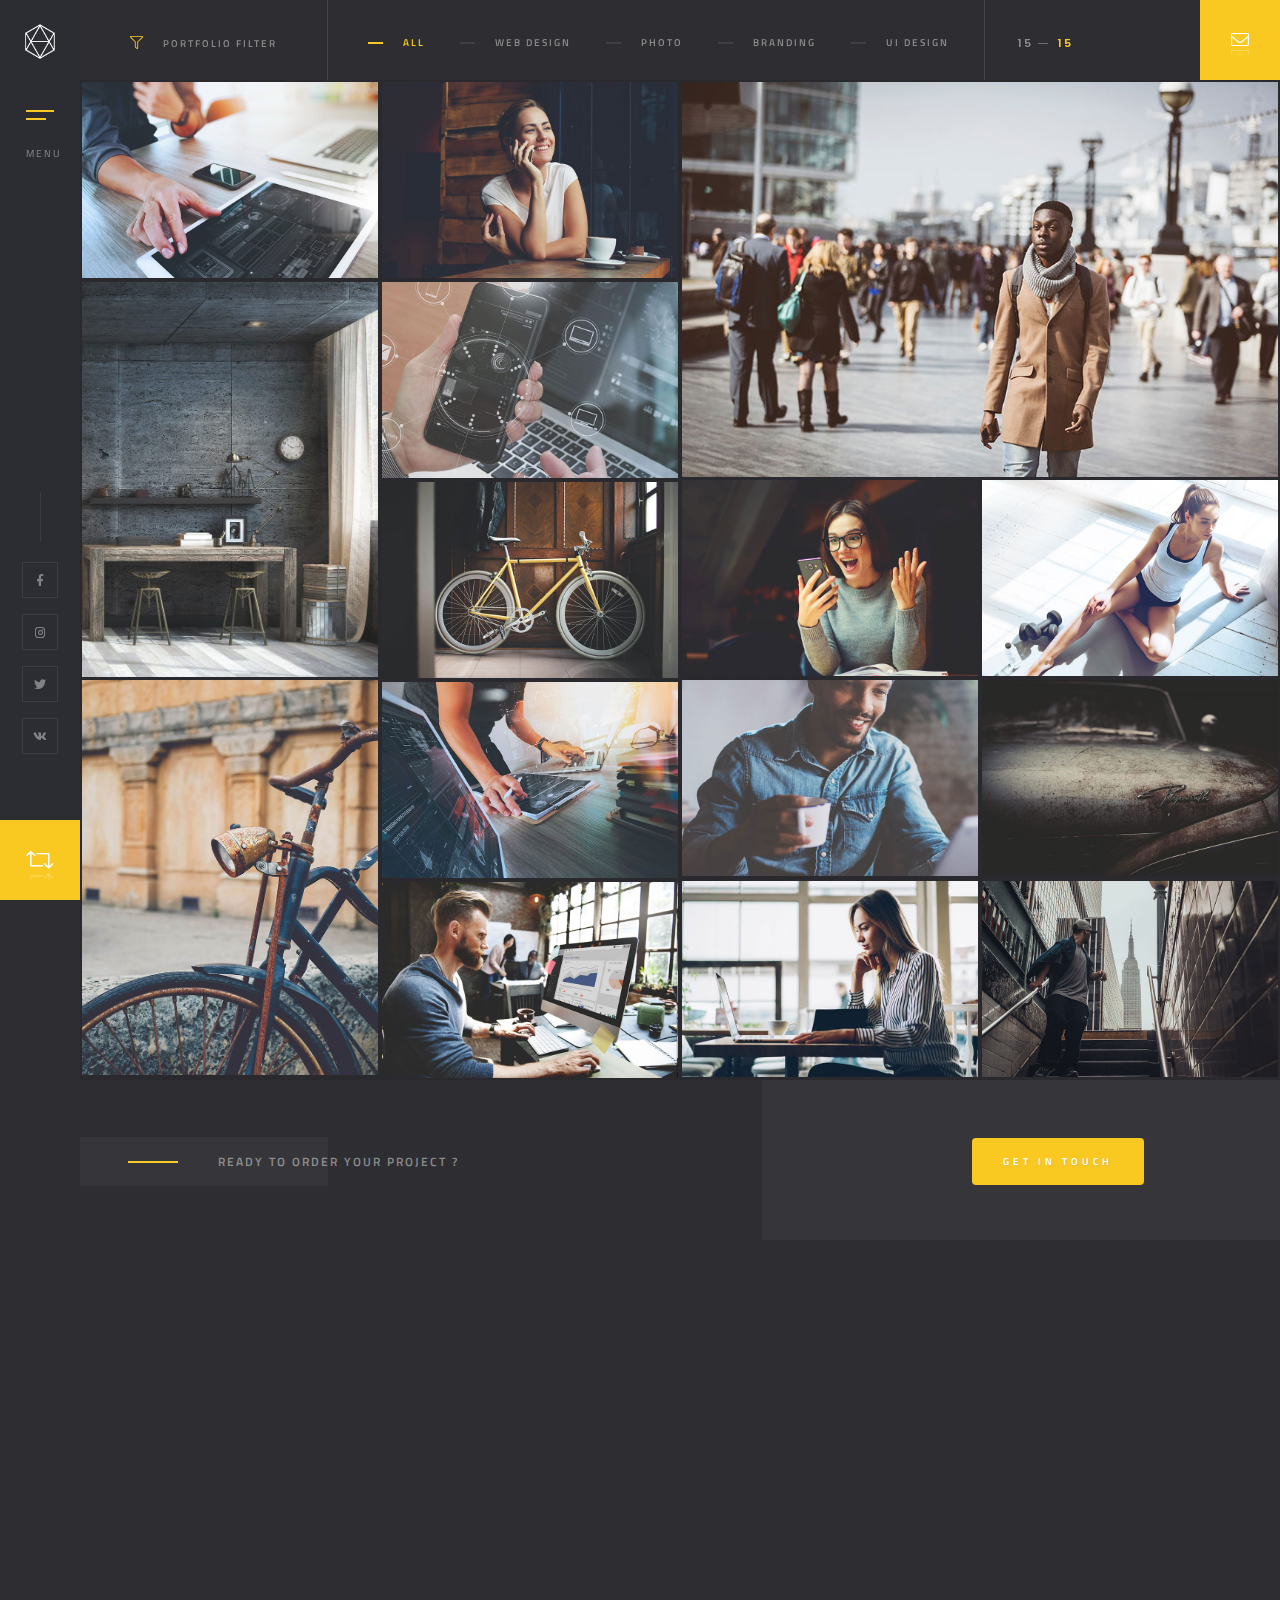
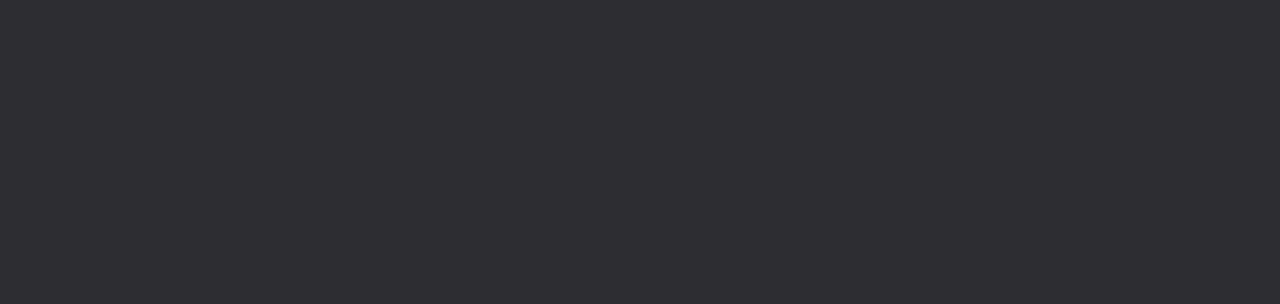
<file: portfolio.html>
<!DOCTYPE HTML>
<html lang="en">
    <head>
        <!--=============== basic  ===============-->
        <meta charset="UTF-8">
        <title>Solonick - Creative Responsive Personal Portfolio</title>
        <meta name="viewport" content="width=device-width, initial-scale=1.0, minimum-scale=1.0, maximum-scale=1.0, user-scalable=no">
        <meta name="robots" content="index, follow"/>
        <meta name="keywords" content=""/>
        <meta name="description" content=""/>
        <!--=============== css  ===============-->
        <link type="text/css" rel="stylesheet" href="css/reset.css">
        <link type="text/css" rel="stylesheet" href="css/plugins.css">
        <link type="text/css" rel="stylesheet" href="css/style.css">
        <link type="text/css" rel="stylesheet" href="css/color.css">
        <!--=============== favicons ===============-->
        <link rel="shortcut icon" href="images/favicon.ico">
    </head>
    <body>
        <!--loader-->
        <div class="loader-wrap">
            <div class="pin"></div>
        </div>
        <!--loader end-->
        <!-- Main  -->
        <div id="main">
            <!-- header-->
            <header class="main-header">
                <a class="logo-holder" href="index.html">
                <img src="images/logo.png"  alt="">
                </a>
                <!-- nav-button-wrap-->
                <div class="nav-button but-hol">
                    <span  class="nos"></span>
                    <span class="ncs"></span>
                    <span class="nbs"></span>
                    <div class="menu-button-text">Menu</div>
                </div>
                <!-- nav-button-wrap end-->
                <div class="header-social">
                    <ul >
                        <li><a href="#" target="_blank"><i class="fab fa-facebook-f"></i></a></li>
                        <li><a href="#" target="_blank"><i class="fab fa-instagram"></i></a></li>
                        <li><a href="#" target="_blank"><i class="fab fa-twitter"></i></a></li>
                        <li><a href="#" target="_blank"><i class="fab fa-vk"></i></a></li>
                    </ul>
                </div>
                <!--  showshare -->
                <div class="show-share showshare">
                    <i class="fal fa-retweet"></i>
                    <span>Share This</span>
                </div>
                <!--  showshare end -->
            </header>
            <!--  header end -->
            <!--  navigation bar -->
        <div class="nav-overlay">
            <div class="tooltip color-bg">Close Menu</div>
        </div>
        <div class="nav-holder">
            <a class="header-logo" href="index.html"><img src="images/HAWKEYE.png" alt="My Brand | Hawkeye"></a>
            <div class="nav-title"><span>Menu</span></div>
            <div class="nav-inner-wrap">
                <nav class="nav-inner sound-nav" id="menu">
                    <ul>
                        <li>
                            <a href="index.html" class="act-link">Home</a>
                            <!--level 2 -->

                            <!--level 2 end -->
                        </li>
                        <li>
                            <a href="portfolio.html">Portfolio</a>
                            <!--level 2 -->

                            <!--level 2 end -->
                        </li>


                    </ul>
                </nav>
            </div>
        </div>
            <!--  navigation bar end -->
            <!--wrapper-->
            <div id="wrapper" class="single-page-wrap">
                <!-- Content-->
                <div class="content">
                    <div class="single-page-decor"></div>
                    <!-- filter-->
                    <div class="fsp-filter">
                        <div class="filter-title"><i class="fal fa-filter"></i><span>Portfolio Filter</span></div>
                        <div class="gallery-filters">
                            <a href="#" class="gallery-filter  gallery-filter-active" data-filter="*">All</a>
                            <a href="#" class="gallery-filter" data-filter=".web">Web Design</a>
                            <a href="#" class="gallery-filter" data-filter=".photography">Photo</a>
                            <a href="#" class="gallery-filter" data-filter=".branding">Branding</a>
                            <a href="#" class="gallery-filter" data-filter=".uides">Ui Design</a>
                        </div>
                        <div class="folio-counter">
                            <div class="num-album"></div>
                            <div class="all-album"></div>
                        </div>
                    </div>
                    <!-- filter end -->
                    <!-- section-->
                    <section class="no-padding dark-bg">
                        <!-- portfolio start -->
                        <div class="gallery-items min-pad hde four-column">
                            <!-- gallery-item-->
                            <div class="gallery-item web branding">
                                <div class="grid-item-holder">
                                    <a href="images/folio/1.jpg" class="fet_pr-carousel-box-media-zoom   image-popup"><i class="fal fa-search"></i></a>
                                    <img  src="images/folio/1.jpg"    alt="">
                                    <div class="box-item hd-box">
                                        <div class=" fl-wrap full-height">
                                            <div class="hd-box-wrap">
                                                <h2><a href="portfolio-single.html">Kent Brant Concept</a></h2>
                                                <p><a href="#">Design  </a> <a href="#"> Branding</a></p>
                                            </div>
                                        </div>
                                    </div>
                                </div>
                            </div>
                            <!-- gallery-item end-->
                            <!-- gallery-item-->
                            <div class="gallery-item photography">
                                <div class="grid-item-holder">
                                    <a href="images/folio/2.jpg" class="fet_pr-carousel-box-media-zoom   image-popup"><i class="fal fa-search"></i></a>
                                    <img  src="images/folio/2.jpg"    alt="">
                                    <div class="box-item hd-box">
                                        <div class=" fl-wrap full-height">
                                            <div class="hd-box-wrap">
                                                <h2><a href="portfolio-single.html">Old Cars on Street</a></h2>
                                                <p><a href="#"> Photography  </a> <a href="#"> Development</a></p>
                                            </div>
                                        </div>
                                    </div>
                                </div>
                            </div>
                            <!-- gallery-item end-->
                            <!-- gallery-item-->
                            <div class="gallery-item branding gallery-item-second">
                                <div class="grid-item-holder">
                                    <a href="images/folio/3.jpg" class="fet_pr-carousel-box-media-zoom   image-popup"><i class="fal fa-search"></i></a>
                                    <img  src="images/folio/3.jpg"    alt="">
                                    <div class="box-item hd-box">
                                        <div class=" fl-wrap full-height">
                                            <div class="hd-box-wrap">
                                                <h2><a href="portfolio-single.html">Mobile ui Interface</a></h2>
                                                <p><a href="#">Development </a>  <a href="#"> Branding</a></p>
                                            </div>
                                        </div>
                                    </div>
                                </div>
                            </div>
                            <!-- gallery-item end-->
                            <!-- gallery-item-->
                            <div class="gallery-item web">
                                <div class="grid-item-holder">
                                    <a href="https://vimeo.com/115735583" class="fet_pr-carousel-box-media-zoom   image-popup"><i class="fal fa-play"></i></a>
                                    <img  src="images/folio/13.jpg"    alt="">
                                    <div class="box-item hd-box">
                                        <div class=" fl-wrap full-height">
                                            <div class="hd-box-wrap">
                                                <h2><a href="portfolio-single.html">Video Project</a></h2>
                                                <p><a href="#">Video  </a> <a href="#"> Branding</a></p>
                                            </div>
                                        </div>
                                    </div>
                                </div>
                            </div>
                            <!-- gallery-item end-->
                            <!-- gallery-item-->
                            <div class="gallery-item web branding ">
                                <div class="grid-item-holder">
                                    <a href="images/folio/5.jpg" class="fet_pr-carousel-box-media-zoom   image-popup"><i class="fal fa-search"></i></a>
                                    <img  src="images/folio/5.jpg"    alt="">
                                    <div class="box-item hd-box">
                                        <div class=" fl-wrap full-height">
                                            <div class="hd-box-wrap">
                                                <h2><a href="portfolio-single.html">Barbershop Website</a></h2>
                                                <p><a href="#">Photography  </a> <a href="#"> Web </a></p>
                                            </div>
                                        </div>
                                    </div>
                                </div>
                            </div>
                            <!-- gallery-item end-->
                            <!-- gallery-item-->
                            <div class="gallery-item uides ">
                                <div class="grid-item-holder">
                                    <a href="images/folio/6.jpg" class="fet_pr-carousel-box-media-zoom   image-popup"><i class="fal fa-search"></i></a>
                                    <img  src="images/folio/6.jpg"    alt="">
                                    <div class="box-item hd-box">
                                        <div class=" fl-wrap full-height">
                                            <div class="hd-box-wrap">
                                                <h2><a href="portfolio-single.html">Man in Old Town</a></h2>
                                                <p><a href="#">Photography  </a> <a href="#"> Ui</a></p>
                                            </div>
                                        </div>
                                    </div>
                                </div>
                            </div>
                            <!-- gallery-item end-->
                            <!-- gallery-item-->
                            <div class="gallery-item branding photography ">
                                <div class="grid-item-holder">
                                    <a href="https://www.youtube.com/watch?v=Hg5iNVSp2z8" class="fet_pr-carousel-box-media-zoom   image-popup"><i class="fal fa-play"></i></a>
                                    <img  src="images/folio/9.jpg"    alt="">
                                    <div class="box-item hd-box">
                                        <div class=" fl-wrap full-height">
                                            <div class="hd-box-wrap">
                                                <h2><a href="portfolio-single.html">Youtube Video Project</a></h2>
                                                <p><a href="#">Video  </a><a href="#"> Web design</a></p>
                                            </div>
                                        </div>
                                    </div>
                                </div>
                            </div>
                            <!-- gallery-item end-->
                            <!-- gallery-item-->
                            <div class="gallery-item uides web">
                                <div class="grid-item-holder">
                                    <a href="images/folio/8.jpg" class="fet_pr-carousel-box-media-zoom   image-popup"><i class="fal fa-search"></i></a>
                                    <img  src="images/folio/8.jpg"    alt="">
                                    <div class="box-item hd-box">
                                        <div class=" fl-wrap full-height">
                                            <div class="hd-box-wrap">
                                                <h2><a href="portfolio-single.html">Mobile ui Interface</a></h2>
                                                <p><a href="#">Development  </a> <a href="#">Ui</a></p>
                                            </div>
                                        </div>
                                    </div>
                                </div>
                            </div>
                            <!-- gallery-item end-->
                            <!-- gallery-item-->
                            <div class="gallery-item uides photography">
                                <div class="grid-item-holder">
                                    <a href="https://vimeo.com/6698875" class="fet_pr-carousel-box-media-zoom   image-popup"><i class="fal fa-play"></i></a>
                                    <img  src="images/folio/12.jpg"    alt="">
                                    <div class="box-item hd-box">
                                        <div class=" fl-wrap full-height">
                                            <div class="hd-box-wrap">
                                                <h2><a href="portfolio-single.html">Project Vimeo</a></h2>
                                                <p><a href="#">Development  </a>  <a href="#"> Video</a></p>
                                            </div>
                                        </div>
                                    </div>
                                </div>
                            </div>
                            <!-- gallery-item end-->
                            <!-- gallery-item-->
                            <div class="gallery-item web ">
                                <div class="grid-item-holder">
                                    <a href="images/folio/11.jpg" class="fet_pr-carousel-box-media-zoom   image-popup"><i class="fal fa-search"></i></a>
                                    <img  src="images/folio/11.jpg"    alt="">
                                    <div class="box-item hd-box">
                                        <div class=" fl-wrap full-height">
                                            <div class="hd-box-wrap">
                                                <h2><a href="portfolio-single.html">Architecture Agensy</a></h2>
                                                <p><a href="#">Development   </a> <a href="#"> Wed Design</a></p>
                                            </div>
                                        </div>
                                    </div>
                                </div>
                            </div>
                            <!-- gallery-item end-->
                            <!-- gallery-item-->
                            <div class="gallery-item web photography">
                                <div class="grid-item-holder">
                                    <a href="images/folio/7.jpg" class="fet_pr-carousel-box-media-zoom   image-popup"><i class="fal fa-search"></i></a>
                                    <img  src="images/folio/7.jpg"    alt="">
                                    <div class="box-item hd-box">
                                        <div class=" fl-wrap full-height">
                                            <div class="hd-box-wrap">
                                                <h2><a href="portfolio-single.html">Corporate website</a></h2>
                                                <p><a href="#">Development   </a>  <a href="#"> Wed Design</a></p>
                                            </div>
                                        </div>
                                    </div>
                                </div>
                            </div>
                            <!-- gallery-item end-->
                            <!-- gallery-item-->
                            <div class="gallery-item web uides">
                                <div class="grid-item-holder">
                                    <a href="images/folio/10.jpg" class="fet_pr-carousel-box-media-zoom   image-popup"><i class="fal fa-search"></i></a>
                                    <img  src="images/folio/10.jpg"    alt="">
                                    <div class="box-item hd-box">
                                        <div class=" fl-wrap full-height">
                                            <div class="hd-box-wrap">
                                                <h2><a href="portfolio-single.html">Personal website</a></h2>
                                                <p><a href="#">Development   </a>  <a href="#"> Wed Design</a></p>
                                            </div>
                                        </div>
                                    </div>
                                </div>
                            </div>
                            <!-- gallery-item end-->
                            <!-- gallery-item-->
                            <div class="gallery-item photography">
                                <div class="grid-item-holder">
                                    <a href="images/folio/14.jpg" class="fet_pr-carousel-box-media-zoom   image-popup"><i class="fal fa-search"></i></a>
                                    <img  src="images/folio/14.jpg"    alt="">
                                    <div class="box-item hd-box">
                                        <div class=" fl-wrap full-height">
                                            <div class="hd-box-wrap">
                                                <h2><a href="portfolio-single.html">Corporate website</a></h2>
                                                <p><a href="#">Development   </a> <a href="#"> Wed Design</a></p>
                                            </div>
                                        </div>
                                    </div>
                                </div>
                            </div>
                            <!-- gallery-item end-->
                            <!-- gallery-item-->
                            <div class="gallery-item branding uides">
                                <div class="grid-item-holder">
                                    <a href="images/folio/16.jpg" class="fet_pr-carousel-box-media-zoom   image-popup"><i class="fal fa-search"></i></a>
                                    <img  src="images/folio/16.jpg"    alt="">
                                    <div class="box-item hd-box">
                                        <div class=" fl-wrap full-height">
                                            <div class="hd-box-wrap">
                                                <h2><a href="portfolio-single.html">Personal portfolio</a></h2>
                                                <p><a href="#">Development   </a>  <a href="#"> Wed Design</a></p>
                                            </div>
                                        </div>
                                    </div>
                                </div>
                            </div>
                            <!-- gallery-item end-->
                            <!-- gallery-item-->
                            <div class="gallery-item uides">
                                <div class="grid-item-holder">
                                    <a href="images/folio/17.jpg" class="fet_pr-carousel-box-media-zoom   image-popup"><i class="fal fa-search"></i></a>
                                    <img  src="images/folio/17.jpg"    alt="">
                                    <div class="box-item hd-box">
                                        <div class=" fl-wrap full-height">
                                            <div class="hd-box-wrap">
                                                <h2><a href="portfolio-single.html">Fasion website</a></h2>
                                                <p><a href="#">Development   </a>  <a href="#"> Wed Design</a></p>
                                            </div>
                                        </div>
                                    </div>
                                </div>
                            </div>
                            <!-- gallery-item end-->
                        </div>
                        <!-- portfolio end -->
                    </section>
                    <!-- section end-->
                    <!-- section-->
                    <section class="dark-bg2 small-padding order-wrap">
                        <div class="container">
                            <div class="row">
                                <div class="col-md-8">
                                    <h3>Ready To order Your Project ?</h3>
                                </div>
                                <div class="col-md-4"><a href="contscts.html" class="btn flat-btn color-btn">Get In Touch</a> </div>
                            </div>
                        </div>
                    </section>
                    <!-- section end-->
                </div>
                <!-- Content end -->
                <!-- footer-->
                <div class="height-emulator fl-wrap"></div>
                <footer class="main-footer fixed-footer">
                    <!--footer-inner-->
                    <div class="footer-inner fl-wrap">
                        <div class="container">
                            <div class="partcile-dec" data-parcount="90"></div>
                            <div class="row">
                                <div class="col-md-2">
                                    <div class="footer-title fl-wrap">
                                        <span>Solonick</span>
                                    </div>
                                </div>
                                <div class="col-md-5">
                                    <div class="footer-header fl-wrap"><span>01.</span>Last Twitts</div>
                                    <div class="footer-box fl-wrap">
                                        <div class="twitter-swiper-container fl-wrap" id="twitts-container"></div>
                                        <a href="#" class="btn float-btn trsp-btn">Follow</a>
                                    </div>
                                </div>
                                <div class="col-md-5">
                                    <div class="footer-header fl-wrap"><span>02.</span> Subscribe / Contacts</div>
                                    <!-- footer-box-->
                                    <div class="footer-box fl-wrap">
                                        <p>Want to be notified when we launch a new template or an udpate. Just sign up and we'll send you a notification by email.</p>
                                        <div class="subcribe-form fl-wrap">
                                            <form id="subscribe" class="fl-wrap">
                                                <input class="enteremail" name="email" id="subscribe-email" placeholder="email" spellcheck="false" type="text">
                                                <button type="submit" id="subscribe-button" class="subscribe-button"><i class="fal fa-paper-plane"></i> Send </button>
                                                <label for="subscribe-email" class="subscribe-message"></label>
                                            </form>
                                        </div>
                                        <!-- footer-contacts-->
                                        <div class="footer-contacts fl-wrap">
                                            <ul>
                                                <li><i class="fal fa-phone"></i><span>Phone :</span><a href="#">+489756412322</a></li>
                                                <li><i class="fal fa-envelope"></i><span>Email :</span><a href="#">yourmail@domain.com</a></li>
                                                <li><i class="fal fa-map-marker"></i><span>Address</span><a href="#">USA 27TH Brooklyn NY</a></li>
                                            </ul>
                                        </div>
                                        <!-- footer end -->
                                        <!-- footer-socilal -->
                                        <div class="footer-socilal fl-wrap">
                                            <ul >
                                                <li><a href="#" target="_blank"><i class="fab fa-facebook-f"></i></a></li>
                                                <li><a href="#" target="_blank"><i class="fab fa-instagram"></i></a></li>
                                                <li><a href="#" target="_blank"><i class="fab fa-twitter"></i></a></li>
                                                <li><a href="#" target="_blank"><i class="fab fa-vk"></i></a></li>
                                            </ul>
                                        </div>
                                        <!-- footer-socilal end -->
                                    </div>
                                    <!-- footer-box end-->
                                </div>
                            </div>
                        </div>
                    </div>
                    <!--footer-inne endr-->
                    <!--subfooter-->
                    <div class="subfooter fl-wrap">
                        <div class="container">
                            <!-- policy-box-->
                            <div class="policy-box">
                                <span>&#169; Solonick 2018  /  All rights reserved. </span>
                            </div>
                            <!-- policy-box end-->
                            <a href="#" class="to-top color-bg"><i class="fal fa-angle-up"></i><span></span></a>
                        </div>
                    </div>
                    <!--subfooter end-->
                </footer>
                <!-- footer end-->
                <!-- contact-btn -->
                <a class="contact-btn color-bg" href="contacts.html"><i class="fal fa-envelope"></i><span>Get in Touch</span></a>
                <!-- contact-btn end -->
            </div>
            <!--   content end -->
            <!-- share-wrapper -->
            <div class="share-wrapper isShare">
                <div class="share-title"><span>Share</span></div>
                <div class="close-share soa"><span>Close</span><i class="fal fa-times"></i></div>
                <div class="share-inner soa">
                    <div class="share-container"></div>
                </div>
            </div>
            <!-- share-wrapper end -->
        </div>
        <!-- Main end -->
        <!--=============== scripts  ===============-->
        <script type="text/javascript" src="js/jquery.min.js"></script>
        <script type="text/javascript" src="js/plugins.js"></script>
        <script type="text/javascript" src="js/scripts.js"></script>
    </body>
</html>
</file>
<file: css/style.css>
@charset "utf-8";

/*======================================
 [ -Main Stylesheet-
  Theme: Solonick
  Version: 1.0
  Last change: 10/04/2018 ]
++ Fonts ++
++ General Style ++
++ Loader++
++ Header ++
++ Navigation ++
++ Footer ++
++ Section ++
++ Portfolio ++
++ Contacts ++
++ Blog ++
++ 404 ++
++ Responsive ++


/*-------------Fonts---------------------------------------*/

@import url('https://fonts.googleapis.com/css?family=Montserrat:400,500,600,700,800,900%7CPoppins:400,500,600,700,800,900%7CTitillium+Web:400,600,700&subset=cyrillic,cyrillic-ext,devanagari,latin-ext,vietnamese');

/*-------------General Style---------------------------------------*/

html {
	overflow-x: hidden !important;
	height: 100%;
}
body {
	margin: 0;
	padding: 0;
	font-weight: 400;
	font-size: 13px;
	height: 100%;
	text-align: center;
	background: #2D2D32;
	color: #000;
	font-family: 'Titillium Web', sans-serif;
}
@-o-viewport {
	width: device-width;
}
@-ms-viewport {
	width: device-width;
}
@viewport {
	width: device-width;
}
/* ---------Page preload--------------------------------------*/

.loader-wrap {
	position: fixed;
	width: 100%;
	height: 100%;
	z-index: 200;
	background: #2A2A2E;
	top: 0;
	overflow: hidden;
	left: 0;
	-webkit-transform: translate3d(0, 0, 0);
}
.pin {
	position: absolute;
	top: 50%;
	left: 30%;
	margin-left: 50px;
	width: 200px;
	height: 40px;
	text-transform: uppercase;
	letter-spacing: 10px;
	font-size: 12px;
	font-weight: 400;
	margin-top: -20px;
	color: rgba(255, 255, 255, 0.31);
	font-family: 'Poppins', sans-serif;
	text-align: left;
}
.pin:after {
	content: "Savneet : ";
	position: absolute;
	left: -100%;
	color: rgba(255, 255, 255, 0.51);
}
.pin:before {
	content: "Loading";
	position: absolute;
	overflow: hidden;
	max-width: 0;
	text-align: left;
	animation: pinanim 2.2s ease-out infinite;
}
@keyframes pinanim {
	0% {
		max-width: 0;
	}
	100% {
		max-width: 100%;
	}
}
@keyframes pinanim {
	0% {
		max-width: 0;
	}
	100% {
		max-width: 100%;
	}
}
/*--------------Typography--------------------------------------*/
p {
	font-size: 11px;
	line-height: 24px;
	padding-bottom: 10px;
	font-weight: 500;
	color: #878C9F;
	font-family: 'Poppins', sans-serif;
}
blockquote {
	float: left;
	padding: 10px 20px;
	margin: 0 0 20px;
	font-size: 17.5px;
	border-left: 15px solid #eee;
	position: relative;
}
blockquote:before {
	font-family: Font Awesome\ 5 Pro;
	content: "\f10e";
	position: absolute;
	color: #ccc;
	bottom: 3px;
	font-size: 43px;
	right: 6px;
	opacity: 0.4
}
blockquote p {
	font-family: Georgia, "Times New Roman", Times, serif;
	font-style: italic;
	color: #666;
}
.bold-title {
	margin: 15px 0;
	font-size: 24px;
	text-align: left;
	font-weight: 600;
}
/*--------------General--------------------------------------*/
#main {
	height: 100%;
	width: 100%;
	position: absolute;
	top: 0;
	left: 0;
	z-index: 2;
	opacity: 0;
}
.fl-wrap {
	float: left;
	width: 100%;
	position: relative;
}
.hero-section {
	padding: 250px 0 450px;
}
.content {
	float: left;
	width: 100%;
	position: relative;
	padding-left: 80px;
	z-index: 5;
}
.content.full-height {
	z-index: 6;
}
.container {
	max-width: 1224px;
	width: 92%;
	margin: 0 auto;
	position: relative;
	z-index: 5;
}
#wrapper {
	position: absolute;
	top: 0;
	left: 0;
	right: 0;
	bottom: 0;
	z-index: 3;
}
.single-page-wrap {
	padding-top: 80px;
}
.single-page-decor {
	position: fixed;
	top: 0;
	left: 80px;
	right: 0;
	height: 80px;
	z-index: 14;
	background: #2D2D32;
	-webkit-transform: translate3d(0, 0, 0);
}
.single-page-fixed-row {
	position: fixed;
	top: 0;
	left: 80px;
	right: 0;
	height: 80px;
	z-index: 14;
	-webkit-transform: translate3d(0, 0, 0);
}
.single-page-fixed-row-link {
	float: left;
	margin-left: 50px;
	text-align: left;
	top: 32px;
}
.single-page-fixed-row-link i {
	padding-right: 20px;
}
.single-page-fixed-row-link span {
	font-weight: 600;
	text-transform: uppercase;
	font-size: 10px;
	letter-spacing: 2px;
	color: #8B8B8B;
	position: relative;
}
.single-page-fixed-row-link span:before {
	content: '';
	position: absolute;
	left: 70%;
	right: -80px;
	top: -12px;
	bottom: -12px;
	background: rgba(255, 255, 255, 0.081);
	-webkit-transition: all 0.2s ease-in-out;
	transition: all 0.2s ease-in-out;
}
.single-page-fixed-row-link:hover span:before {
	left: 20%;
}
.respimg {
	width: 100%;
	height: auto;
}
.bg {
	position: absolute;
	top: 0;
	left: 0;
	width: 100%;
	height: 100%;
	z-index: 1;
	background-size: cover;
	background-attachment: scroll;
	background-position: center;
	background-repeat: repeat;
	background-origin: content-box;
}
.overlay {
	position: absolute;
	top: 0;
	left: 0;
	width: 100%;
	height: 100%;
	background: #000;
	opacity: 0.4;
	z-index: 3;
}
/* ------header------------------------------------------------------------ */
.main-header {
	position: fixed;
	top: 0;
	left: 0;
	width: 80px;
	height: 100%;
	z-index: 100;
	-webkit-transform: translate3d(0, 0, 0);
}
.main-header:before {
	content: '';
	position: absolute;
	top: 0;
	left: 0;
	width: 100%;
	height: 100%;
	background: #2C2D32;
	opacity: 0.6;
}
.logo-holder {
	float: left;
	width: 80px;
	height: 80px;
	line-height: 80px;
}
.logo-holder img {
	width: 30px;
	height: auto;
}
.nav-button {
	width: 28px;
	height: 50px;
	display: inline-block;
	cursor: pointer;
	position: relative;
	margin-top: 30px;
}
.nav-button span {
	width: 100%;
	float: left;
	margin-bottom: 6px;
	height: 2px;
	background: #fff;
	position: relative;
	-webkit-transition: all 0.2s ease-in-out;
	transition: all 0.2s ease-in-out;
}
.nav-button .ncs {
	width: 70%;
}
.nav-button .nbs,
.nav-button.cmenu:hover .nbs {
	width: 0;
}
.nav-button:hover .ncs,
.nav-button:hover .nbs {
	width: 100%;
}
.nav-button.cmenu .nos {
	-webkit-transform: rotate(-45deg);
	-moz-transform: rotate(-45deg);
	-o-transform: rotate(-45deg);
	-ms-transform: rotate(-45deg);
	transform: rotate(-45deg);
	margin-bottom: 0;
	top: 8.5px;
}
.nav-button.cmenu .ncs {
	-webkit-transform: rotate(45deg);
	-moz-transform: rotate(45deg);
	-o-transform: rotate(45deg);
	-ms-transform: rotate(45deg);
	transform: rotate(45deg);
	margin-bottom: 0;
	top: 6px;
	width: 100%;
}
.nav-button:hover .menu-button-text {
	color: #fff;
}
.menu-button-text {
	position: absolute;
	left: 0;
	width: 100%;
	bottom: -1px;
	color: rgba(255, 255, 255, 0.41);
	font-size: 10px;
	font-weight: 400;
	text-transform: uppercase;
	letter-spacing: 2px;
}
.nav-button.cmenu .menu-button-text {
	margin-top: 16px;
}
.header-social {
	position: absolute;
	bottom: 130px;
	width: 100%;
	left: 0;
}
.header-social:before {
	content: '';
	position: absolute;
	top: -70px;
	width: 1px;
	height: 50px;
	left: 50%;
	background: rgba(255, 255, 255, 0.08);
}
.header-social li {
	float: left;
	width: 100%;
	margin-bottom: 16px;
}
.header-social li a {
	display: inline-block;
	width: 36px;
	height: 36px;
	line-height: 36px;
	color: rgba(255, 255, 255, 0.41);
	font-size: 12px;
	border: 1px solid rgba(255, 255, 255, 0.08);
	-webkit-transition: all 300ms linear;
	transition: all 300ms linear;
}
.header-social li a:hover {
	border-radius: 100%;
	color: #fff;
}
.contact-btn {
	position: fixed;
	top: 0;
	right: 0;
	font-size: 18px;
	color: #fff;
	width: 80px;
	text-align: center;
	z-index: 52;
	cursor: pointer;
	height: 80px;
	line-height: 80px;
	-webkit-transform: translate3d(0, 0, 0);
}
/*------ navigation  ------------------------------------------------*/

.header-logo {
	float: left;
	position: absolute;
	top: 110px;
	left: 170px;
}
.header-logo:before {
	content: '';
	position: absolute;
	right: -100px;
	left: 90px;
	top: -10px;
	bottom: -13px;
	background: rgba(255, 255, 255, 0.031);
	z-index: -1;
	-webkit-transition: all 300ms linear;
	transition: all 300ms linear;
}
.header-logo:hover:before {
	left: calc(100% + 100px);
}
.header-logo img {
	height: 18px;
	width: auto;
}
.nav-holder {
	position: fixed;
	top: 0;
	left: -1064px;
	bottom: 0;
	z-index: 99;
	width: 600px;
	background: #252425;
	overflow: auto;
	padding: 35px 30px 35px 160px;
	opacity: 0;
	-webkit-transform: translate3d(0, 0, 0);
}
.nav-holder:after {
	content: '';
	position: absolute;
	right: 0;
	bottom: 0;
	width: 60%;
	height: 100px;
	background: rgba(255, 255, 255, 0.031);
	z-index: -1;
}
.nav-title {
	position: absolute;
	bottom: 0;
	left: 120px;
	z-index: 2;
	right: 0;
}
.nav-title span {
	float: left;
	position: relative;
	opacity: 0.2;
	top: 150px;
	min-height: 200px;
	text-transform: uppercase;
	font-weight: bold;
	font-size: 94px;
	color: #fff;
	letter-spacing: 4px;
	-webkit-transform: rotate(-90deg);
	-moz-transform: rotate(-90deg);
	-o-transform: rotate(-90deg);
	-ms-transform: rotate(-90deg);
	transform: rotate(-90deg);
	-webkit-transform-origin: left top;
	-ms-transform-origin: left top;
	-moz-transform-origin: left top;
	-o-transform-origin: left top;
	transform-origin: left top;
}
.nav-inner-wrap {
	float: left;
	width: 350px;
	position: relative;
	z-index: 10;
	top: 180px;
}
.nav-overlay {
	position: fixed;
	top: 0;
	left: 0;
	bottom: 0;
	z-index: 98;
	width: 100%;
	background: rgba(37, 36, 37, 0.71);
	cursor: none;
	display: none;
	-webkit-transform: translate3d(0, 0, 0);
}
.nav-overlay .tooltip {
	width: 150px;
	height: 50px;
	line-height: 50px;
	font-weight: 600;
	color: #fff;
	text-transform: uppercase;
	letter-spacing: 2px;
	z-index: 100;
	font-size: 10px;
	display: none;
}
.nav-overlay:hover .tooltip {
	display: block;
	position: fixed;
	overflow: hidden;
}
nav.nav-inner {
	float: left;
	overflow: hidden;
	width: 100%;
	position: relative;
	background: #252425;
	z-index: 20;
}
.sliding-menu ul {
	margin: 0;
	float: left;
	width: 100%;
	overflow: hidden;
}
.sliding-menu li {
	margin: 0;
	position: relative;
	float: left;
	width: 100%;
}
.sliding-menu a {
	float: left;
	width: 100%;
	padding: 0 10px;
	height: 40px;
	line-height: 40px;
	position: relative;
	font-weight: 600;
	font-size: 12px;
	text-align: left;
	color: #fff;
	text-transform: uppercase;
	letter-spacing: 3px;
}
.sliding-menu a:after {
	content: '';
	position: absolute;
	top: 0;
	left: -10px;
	width: 0;
	-webkit-transition: all 300ms linear;
	transition: all 300ms linear;
	height: 100%;
	background: rgba(255, 255, 255, 0.071);
}
.sliding-menu a:hover:after {
	width: 100%;
}
.sliding-menu a i {
	float: left;
	width: 35px;
	color: #74829C;
	position: relative;
	top: 3px;
}
.sliding-menu a.back:before {
	font-family: Font Awesome\ 5 Pro;
	content: '\f104';
	color: #fff;
}
.submen-dec:before {
	font-family: Font Awesome\ 5 Pro;
	content: '\f105';
	position: absolute;
	right: 25px;
	width: 10px;
	height: 10px;
	top: 14px;
	z-index: 20;
}
.subcribe-form {
	margin-top: 28px;
}
.subcribe-form input.enteremail {
	float: left;
	width: 65%;
	border: none;
	background: rgba(255, 255, 255, 0.11);
	padding: 15px 20px;
	position: relative;
	z-index: 1;
	color: #fff;
}
.subcribe-form input.enteremail::-webkit-input-placeholder {
	color: #fff;
	font-weight: 400;
	font-size: 12px;
}
.subcribe-form .subscribe-button {
	position: absolute;
	top: 0;
	right: 0;
	width: 35%;
	z-index: 2;
	padding: 15px 0;
	color: #fff;
	border-top-right-radius: 4px;
	border-bottom-right-radius: 4px;
	border: none;
	cursor: pointer;
}
.subcribe-form .subscribe-button i {
	padding-right: 10px;
}
.subscribe-message {
	margin-top: 10px;
	text-align: left;
	color: #fff;
	float:left;
	width:100%;
}
.nav-footer {
	margin-top: 40px;
	padding-top: 30px;
	border-top: 1px dotted rgba(255, 255, 255, 0.09);
}
.scroll-nav-wrap {
	position: absolute;
	bottom: 0;
	height: 80px;
	left: 80px;
	right: 0;
	background: #2D2D32;
	z-index: 5;
	width: 100%;
}
.scroll-nav {
	float: left;
	padding: 23px 40px 0;
	height: 100%;
	border-right: 1px solid rgba(255, 255, 255, 0.11);
	background: #2A2A2E;
}
.scroll-nav li {
	float: left;
	margin-right: 10px;
}
.scroll-nav li a {
	float: left;
	padding: 13px 35px;
	color: #8B8B8B;
	font-weight: 600;
	font-size: 10px;
	text-transform: uppercase;
	letter-spacing: 2px;
	position: relative;
	-webkit-transition: all 300ms linear;
	transition: all 300ms linear;
}
.scroll-nav li a:after,
.scroll-nav li a:before,
.fsp-filter .gallery-filters a:before,
.fsp-filter .gallery-filters a:after {
	content: '';
	position: absolute;
	top: 50%;
	left: 0;
	width: 15px;
	height: 2px;
	margin-top: -1px;
}
.scroll-nav li a:before,
.fsp-filter .gallery-filters a:before {
	background: rgba(255, 255, 255, 0.091);
	z-index: 1;
}
.scroll-nav li a:after,
.fsp-filter .gallery-filters a:after {
	width: 0;
	z-index: 2;
	-webkit-transition: all 300ms linear;
	transition: all 300ms linear;
}
.scroll-nav a.act-scrlink:after,
.fsp-filter .gallery-filters a.gallery-filter-active:after {
	width: 15px;
}
.full-height {
	height: 100%;
}
/* ------footer------------------------------------------------------------ */

.main-footer {
	position: fixed;
	background: #2A2A2E;
	z-index: 2;
	left: 80px;
	bottom: 0;
	right: 0;
	z-index: 2;
	overflow: hidden;
	-webkit-transform: translate3d(0, 0, 0);
}
.height-emulator {
	z-index: 1;
}
.footer-inner {
	z-index: 3;
	padding: 110px 0 70px;
}
.partcile-dec {
	position: absolute;
	top: 0;
	left: -20%;
	width: 140%;
	height: 100%;
	z-index: -1;
}
.subfooter {
	background: #2D2D32;
	height: 80px;
	z-index: 3;
	padding: 0 90px;
}
.policy-box {
	color: rgba(255, 255, 255, 0.71);
	float: left;
	padding-top: 36px;
	font-family: 'Poppins', sans-serif;
	text-transform: uppercase;
	font-weight: 500;
	font-size: 10px;
	letter-spacing: 2px;
}
.to-top {
	position: absolute;
	top: -45px;
	right: 0;
	width: 40px;
	height: 90px;
	color: #fff;
	overflow: hidden;
	font-size: 24px;
	border: 1px solid rgba(255, 255, 255, 0.08);
	background: #2A2A2E;
}
.to-top-letter {
	position: relative;
	float: left;
	width: 100%;
	height: 30px;
	left: -40px;
	line-height: 10px;
	font-size: 11px;
	color: #292929;
	text-transform: uppercase;
	font-weight: 700;
	-webkit-transition: all .2s ease-in-out;
	transition: all .2s ease-in-out;
}
.to-top-letter:first-child {
	padding-top: 22px;
	-webkit-transition-delay: 0.4s;
	transition-delay: 0.4s;
}
.to-top-letter:nth-child(2) {
	padding-top: 10px;
	-webkit-transition-delay: 0.3s;
	transition-delay: 0.3s;
}
.to-top-letter:nth-child(3) {
	-webkit-transition-delay: 0.2s;
	transition-delay: 0.2s;
}
.to-top i {
	position: absolute;
	width: 100%;
	height: 100%;
	left: 0;
	z-index: 2;
	top: 0;
	line-height: 90px;
	-webkit-transition: all .2s ease-in-out;
	transition: all .2s ease-in-out;
}
.to-top:hover i {
	left: -40px;
}
.to-top:hover .to-top-letter {
	left: 0;
}
.footer-socilal {
	margin-top: 30px;
}
.footer-socilal li,
.order-wrap li {
	float: left;
	position: relative;
	margin-right: 20px;
}
.footer-socilal li a,
.order-wrap li a {
	float: left;
	width: 36px;
	height: 36px;
	line-height: 36px;
	color: rgba(255, 255, 255, 0.41);
	font-size: 12px;
	border: 1px solid rgba(255, 255, 255, 0.08);
	-webkit-transition: all 200ms linear;
	transition: all 200ms linear;
}
.footer-socilal li a:hover,
.order-wrap li a:hover {
	border-radius: 100%;
	color: #fff;
}
.footer-box p {
	text-align: left;
	color: rgba(255, 255, 255, 0.71);
	font-weight: 400;
}
.footer-header {
	text-align: left;
	color: #fff;
	font-size: 12px;
	font-weight: 600;
	margin-bottom: 20px;
	padding-bottom: 20px;
	text-transform: uppercase;
	letter-spacing: 2px;
	border-bottom: 1px dotted rgba(255, 255, 255, 0.11);
}
.footer-header span {
	padding-right: 10px;
}
.footer-contacts {
	margin-top: 20px;
	padding-top: 20px;
	border-top: 1px dotted rgba(255, 255, 255, 0.11);
}
.footer-contacts li {
	float: left;
	width: 100%;
	padding: 8px 0;
	text-transform: uppercase;
	letter-spacing: 2px;
	font-size: 11px;
	font-weight: 600;
}
.footer-contacts li a {
	float: left;
	text-align: left;
	color: #fff;
}
.footer-contacts li span {
	float: left;
	text-align: left;
	color: #999;
	padding-right: 12px;
}
.footer-contacts li:hover span {
	color: #fff;
}
.footer-contacts li i {
	float: left;
	padding-right: 12px;
	position: relative;
	top: 2px;
}
.footer-title span {
	position: absolute;
	left: -120px;
	opacity: 0.2;
	margin-top: 66%;
	text-transform: uppercase;
	font-weight: 900;
	font-size: 64px;
	letter-spacing: 6px;
	-webkit-transform: rotate(-90deg);
	-moz-transform: rotate(-90deg);
	-o-transform: rotate(-90deg);
	-ms-transform: rotate(-90deg);
	transform: rotate(-90deg);
	color: #fff;
}
.footer-title span:before {
	content: "";
	position: absolute;
	bottom: -20px;
	left: 50%;
	width: 100px;
	height: 1px;
	background: #fff;
	margin-left: -50px;
}

#twitts-container img,
p.interact,
#twitts-container div.user {
	display: none;
}
#twitts-container {
	text-align: left;
}
#twitts-container a {
	color: #fff;
}
#twitts-container p.tweet {
	font-size: 11px;
	color: rgba(255, 255, 255, 0.71);
	float: left;
	padding: 10px 18px;
	background: rgba(255, 255, 255, 0.031);
	border-radius: 4px;
	overflow: hidden;
	font-weight: 400;
	margin-bottom: 10px;
	box-shadow: 0px 0px 28px 1px rgba(51, 51, 51, 0.41);
}
#twitts-container ul li:hover p.tweet{
	background: rgba(255, 255, 255, 0.071);
}
#twitts-container ul li {
	float: left;
	width: 100%;
	margin-bottom: 15px;
	position: relative;
	padding-left: 12px;
	border-bottom: 1px dotted rgba(255, 255, 255, 0.151);
}
#twitts-container ul li:before {
	font-family: Font Awesome\ 5 Pro;
	content: '\f142';
	position: absolute;
	top: 45%;
	left: 0;
	height: 20px;
	margin-top: -20px;
	z-index: 1;
	font-size: 16px;
	font-weight: 300;
}
#twitts-container .timePosted a {
	color: rgba(255, 255, 255, 0.51);
	position: relative;
	float: left;
	margin-bottom: 10px;
	padding-left: 24px;
	font-weight: 500;
	font-size: 11px;
}
#twitts-container .timePosted a:hover {
	color: #fff;
}
#twitts-container .timePosted a:before {
	font-family: Font Awesome\ 5 Pro;
	content: "\f017";
	position: absolute;
	top: 0;
	left: 0;
	font-weight: 300;
	opacity: 1;
	font-size: 14px;
}
#twitts-container .timePosted a:after {
	top: -10px;
	left: 22px;
	border: solid transparent;
	content: " ";
	height: 0;
	width: 0;
	position: absolute;
	pointer-events: none;
}
#twitts-container .timePosted a:after {
	border-color: transparent;
	border-top-color: rgba(255, 255, 255, 0.041);
	border-width: 7px;
	margin-left: 7px;
}
.follow-twiit-button {
	position: absolute;
	width: 36px;
	height: 36px;
	background: rgba(255, 255, 255, 0.91);
	line-height: 36px;
	border-radius: 100%;
	z-index: 20;
	bottom: 40px;
	right: -15px;
	font-size: 12px;
	box-shadow: 0px 0px 0px 4px rgba(255, 255, 255, 0.1);
}
.follow-twiit-button span {
	position: absolute;
	right: 0;
	background: #fff;
	line-height: 0;
	padding: 16px 0;
	min-width: 150px;
	border-radius: 6px;
	color: #fff;
	visibility: hidden;
	opacity: 0;
	top: -30px;
	box-shadow: 0px 6px 15px -2px rgba(56, 137, 253, 0.81);
	-webkit-transition: all 300ms linear;
	transition: all 300ms linear;
}
.follow-twiit-button:hover span {
	opacity: 1;
	top: -40px;
	visibility: visible;
}
/*------Button ------------------------------------------------*/

.btn {
	padding: 15px 30px;
	position: relative;
	margin-top: 10px;
	font-size: 10px;
	font-weight: 600;
	letter-spacing: 4px;
	-webkit-transition: all 200ms linear;
	transition: all 200ms linear;
	text-transform: uppercase;
	border-radius: 4px;
	text-shadow: 1px 1px 2px rgba(150, 150, 150, 0.36);
}
.trsp-btn {
	border: 1px solid rgba(255, 255, 255, 0.09);
	color: #fff;
}
.trsp-btn:before,
.flat-btn:before {
	background: rgba(255, 255, 255, 0.29);
}
.flat-btn {
	border: 1px solid #000;
	color: #fff;
	background: #292929;
}
.float-btn {
	float: left;
}
.color-btn {
	color: #fff;
	border-color: transparent
}
.btn.color-btn:before {
	background: #fff;
}
.btn:before {
	content: '';
	position: absolute;
	top: 50%;
	left: 20px;
	height: 1px;
	width: 0;
	-webkit-transition: all 200ms linear;
	-moz-transition: all 200ms linear;
	-o-transition: all 200ms linear;
	-ms-transition: all 200ms linear;
	transition: all 200ms linear;
}
.btn:hover:before {
	width: 30px;
}
.btn:hover {
	padding-left: 60px;
}
.mar-top {
	margin-top: 50px;
}
.mar-top-sm {
	margin-top: 20px;
}
.mar-bottom {
	margin-bottom: 50px;
}
/*--------------hero--------------------------------------*/
.impulse-wrap {
	position: absolute;
	top: 0;
	left: 0;
	width: 100%;
	height: 100%;
	z-index: 4;
	-webkit-perspective: 1000;
}
.impulse-wrap .section-entry {
	-webkit-transform: translateZ(40px);
	transform: translateZ(40px);
}
.mm-parallax {
	position: absolute;
	top: 0;
	left: 0;
	right: 0;
	bottom: 0;
	transform-style: preserve-3d;
}
.hero-wrap {
	float: left;
	width: 100%;
	height: 100%;
	padding-bottom: 80px;
	overflow: hidden;
	position: relative;
	z-index: 4;
	background: #2A2A2E;
}
.slideshow-container {
	position: absolute;
	top: 0;
	left: 0;
	width: 100%;
	height: 100%;
	z-index: -1;
}
.fs-carousel-wrap {
	background: #2A2A2E;
}
.fs-carousel-item {
	float: left;
	position: relative;
	margin: 0 3px;
	overflow: hidden;
}
.fs-carousel-title {
	top: 36%;
	padding: 0 50px;
	z-index: 10;
}
.fs-carousel-title h3 {
	text-align: left;
	color: #fff;
	font-size: 34px;
	font-weight: 600;
	float: left;
	width: 100%;
}
.fs-carousel-title .btn {
	margin-top: 30px;
}
.fs-carousel-title h3 a {
	color: #fff;
}
.fs-carousel-titlecat {
	margin-bottom: 30px;
	background: rgba(0, 0, 0, 0.41);
	float: left;
	padding: 15px 30px;
}
.fs-carousel-titlecat a {
	float: left;
	text-transform: uppercase;
	letter-spacing: 2px;
	font-size: 10px;
	font-weight: 600;
	margin-right: 18px;
}
.fs-carousel-titlecat a:hover {
	color: rgba(255, 255, 255, 0.71);
}
.fs-carousel-link {
	float: left;
	color: #fff;
	position: relative;
	margin-top: 20px;
	letter-spacing: 2px;
	font-size: 11px;
	font-weight: 600;
	text-transform: uppercase;
}
.fs-carousel-link:after {
	font-family: Font Awesome\ 5 Pro;
	content: '\f324';
	position: absolute;
	bottom: -15px;
	right: -40px;
	font-weight: 300;
	color: rgba(255, 255, 255, 0.71);
	font-size: 12px;
}
.fs-carousel-link:before {
	content: '';
	position: absolute;
	bottom: -10px;
	left: 0;
	height: 1px;
	width: 100%;
	border-bottom: 1px dotted rgba(255, 255, 255, 0.41);
}
.fs-carousel-link:hover:after {
	right: -50px;
}
.fs-carousel-item .bg,
.fs-carousel-link:after {
	-webkit-transition: all .5s ease-in-out;
	transition: all .5s ease-in-out;
}
.bg.hov-rot {
	-webkit-transform: scale(1.1);
	-moz-transform: scale(1.1);
	transform: scale(1.1);
}
.fs-carousel-wrap {
	padding-left: 80px;
}
.carousle-item-number {
	position: absolute;
	bottom: -30px;
	font-size: 79px;
	color: rgba(255, 255, 255, 0.41);
	left: 20px;
	z-index: 3;
	font-weight: bold;
	font-family: 'Poppins', sans-serif;
}
.half-bg {
	float: right;
	width: 65%;
	position: relative;
	height: 100%;
	overflow: hidden;
	z-index: 2;
}
.impulse-wrap .half-bg {
	overflow: hidden;
	position: absolute;
	right: 0;
	top: 10%;
	height: 80%;
	width: 65%;
}
.half-slider-wrap {
	z-index: 10;
}
.half-slider-img-wrap {
	position: absolute;
	top: 0;
	right: 0;
	width: 65%;
	height: 100%;
	z-index: 1;
}
.half-slider-img-item {
	float: left;
	width: 100%;
	height: 100%;
	overflow: hidden;
	position: relative;
}
.half-bg-dec {
	position: absolute;
	top: 10%;
	left: 5.5%;
	width: 20%;
	height: 80%;
	padding-left: 80px;
}
.half-bg-dec.single-half-bg-dec {
	left: inherit;
	right: 5.5%;
	width: 35%;
	height: 90%;
	top: 9%;
}
.half-bg-dec-item {
	float: left;
	width: 33.3%;
	height: 25%;
	position: relative;
}
.half-bg-dec-item:before {
	content: '';
	position: absolute;
	top: 50%;
	left: 50%;
	width: 8px;
	height: 8px;
	margin: -4px 0 0 -4px;
	border-radius: 100%;
	border: 1px solid rgba(255, 255, 255, 0.31);
	box-sizing: border-box;
	-webkit-transition: all 500ms linear;

	transition: all 500ms linear;
	z-index: 3;
}
.half-bg-dec-item.half-bg-dec-vis:before {
	background: #fff;
}
.hero-inner {
	overflow: hidden;
}
.half-hero-wrap {
	position: absolute;
	left: 25%;
	z-index: 10;
	top: 29%;
}
.half-hero-wrap h1:before {
	content: '';
	position: absolute;
	top: -30px;
	left: 0;
	width: 50px;
	height: 4px;
	border: 1px solid rgba(255, 255, 255, 0.21);
}
.half-hero-wrap h1 {
	color: #fff;
	font-family: 'Poppins', sans-serif;
	font-size: 50px;
	text-align: left;
	font-weight: 600;
	line-height: 70px;
	padding-bottom: 30px;
	position: relative;
}
.half-hero-wrap h4 {
	padding: 15px 30px;
	background: rgba(0, 0, 0, 0.21);
	text-align: left;
	font-size: 11px;
	float: left;
	text-transform: uppercase;
	color: rgba(255, 255, 255, 0.71);
	letter-spacing: 6px;
	font-weight: 600;
}
.hero-line-dec {
	position: absolute;
	bottom: 50px;
	left: 35%;
	width: 60px;
	height: 1px;
	background: rgba(255, 255, 255, 0.41);
	z-index: 26;
	margin-left: -30px;
}
.hero-line-dec.imp-her-line {
	bottom: 130px;
}
.pattern-bg {
	position: absolute;
	bottom: 0;
	width: 50%;
	height: 30%;
	z-index: 3;
	right: 0;
	background: url(../images/pattern.png) repeat;
	opacity: 0.2;
}
.hero-decor-let {
	position: absolute;
	color: #fff;
	font-size: 10px;
	right: 53px;
	letter-spacing:10px;
	top: 43%;
	z-index: 20;
	font-weight: 500;
	text-transform:uppercase;
	-webkit-transform: rotate(90deg);
	transform: rotate(90deg);
	white-space:nowrap;
}
.hero-decor-let div{
	position:absolute;
	top:0;
	left:0;
}
.hero-decor-let span {
	color: rgba(255, 255, 255, 0.51);
}
.hero-decor-numb {
	position: absolute;
	z-index: 20;
	left: 40%;
	top: 40px;
	padding-left: 80px;
	cursor: pointer;
	overflow: hidden;
}
.hero-decor-numb:before {
	content: '';
	position: absolute;
	top: 50%;
	left: 20px;
	width: 20px;
	height: 1px;
}
.hero-decor-numb-tooltip {
	position: absolute;
	left: 80px;
	top: -40px;
	opacity: 0;
	visibility: hidden;
}
.hero-decor-numb span {
	float: left;
	margin-right: 60px;
	position: relative;
	top: 0;
}
.hero-decor-numb span,
.hero-decor-numb-tooltip {
	-webkit-transition: all 200ms linear;
	transition: all 200ms linear;
	color: rgba(255, 255, 255, 0.51);
	letter-spacing: 10px;
	font-size: 10px;
	text-transform: uppercase;
}
.hero-decor-numb:hover span {
	top: 50px;
	opacity: 0;
	visibility: hidden;
}
.hero-decor-numb:hover .hero-decor-numb-tooltip {
	top: 0;
	opacity: 1;
	visibility: visible;
}
.scroll-down-wrap {
	float: left;
	height: 100%;
	position: relative;
	margin-left: 50px;
	padding-right: 50px;
	padding-top: 28px;
	border-right: 1px solid rgba(255, 255, 255, 0.11);
}
.scroll-down-wrap span {
	float: left;
	margin-left: 20px;
	position: relative;
	top: 8px;
	color: #fff;
	font-weight: 600;
	text-transform: uppercase;
	font-size: 10px;
	letter-spacing: 2px;
	color: #8B8B8B;
}
.mousey {
	float: left;
	width: 20px;
	height: 30px;
	border-radius: 6px;
	padding: 0 6px;
	border: 2px solid rgba(255, 255, 255, 0.41);
	box-sizing: border-box;
}
.scroller {
	position: relative;
	left: 50%;
	top: 6px;
	margin-left: -1.5px;
	width: 3px;
	height: 6px;
	border-radius: 25%;
	background-color: #fff;
	animation-name: scroll;
	animation-duration: 2.2s;
	animation-timing-function: cubic-bezier(.15, .41, .69, .94);
	animation-iteration-count: infinite;
}
@keyframes scroll {
	0% {
		opacity: 0;
	}
	10% {
		transform: translateY(0);
		opacity: 1;
	}
	100% {
		transform: translateY(10px);
		opacity: 0;
	}
}
.sp-cont {
	position: absolute;
	z-index: 50;
	top: 50%;
	width: 40px;
	height: 40px;
	line-height: 40px;
	cursor: pointer;
	margin-top: -20px;
}
.sp-arr {
	font-size: 15px;
	border: 1px solid rgba(255, 255, 255, 0.21);
	background: rgba(255, 255, 255, 0.071);
	border-radius: 4px;
	-webkit-transition: all 200ms linear;
	transition: all 200ms linear;
}
.sp-arr:hover {
	border-radius: 100%;
	background: rgba(255, 255, 255, 0.21);
}
.sp-cont-prev {
	left: 50px;
}
.sp-cont-next {
	right: 50px;
}
.fet_pr-carousel .slick-dots {
	position: absolute;
	z-index: 10;
	width: 50%;
	bottom: -66px;
	right: 0;
	padding-left: 20px;
}
.fet_pr-carousel .slick-dots li {
	float: left;
	position: relative;
	margin-right: 10px;
}
.slick-dots li button {
	position: relative;
	width: 14px;
	height: 14px;
	text-indent: -9999px;
	line-height: 14px;
	border: none;
	cursor: pointer;
	position: relative;
	background: none;
	border-radius: 100%;
	border: 1px solid transparent;
}
.slick-dots li.slick-active button {
	border-color: rgba(255, 255, 255, 0.41);
}
.slick-dots li button:before {
	content: '';
	position: absolute;
	top: 4px;
	left: 4px;
	bottom: 4px;
	right: 4px;
	border-radius: 100%;
	background: #eee;
	-webkit-transition: all 200ms linear;
	transition: all 200ms linear;
}
.slick-dots li.slick-active button:before {
	-webkit-transform: scale(1.5);
	-moz-transform: scale(1.5);
	transform: scale(1.5);
}
.hero-start-link {
	position: absolute;
	z-index: 9;
	right: 60%;
	bottom: -130px;
	margin-right: 100px;
	text-transform: uppercase;
	color: rgba(255, 255, 255, 0.41);
	letter-spacing: 4px;
	font-size: 10px;
	font-weight: 500;
}
.hero-start-link i,
.hero-start-button i {
	padding-left: 20px;
	font-size: 14px;
}
.hero-start-link span {
	position: relative;
}
.hero-start-link span:before {
	content: "Let's Start";
	position: absolute;
	overflow: hidden;
	max-width: 0;
	white-space: nowrap;
	font-weight: 500;
	text-align: left;
	-webkit-transition: all 0.4s ease-in-out;
	transition: all 0.4s ease-in-out;
}
.hero-start-link:hover span:before {
	max-width: 100%;
}
.hero-start-button-wrap {
	position: absolute;
	bottom: 0;
	z-index: 9;
	left: 0;
	width: 100%;
}
.hero-start-button {
	float: left;
	padding: 15px 45px;
	background: #2A2A2E;
	font-weight: 600;
	text-transform: uppercase;
	font-size: 10px;
	letter-spacing: 2px;
	color: #8B8B8B;
	position: relative;
}
.hero-start-button:before {
	content: '';
	position: absolute;
	left: 40%;
	right: 35px;
	top: 10px;
	bottom: 10px;
	background: rgba(255, 255, 255, 0.081);
	-webkit-transition: all 0.2s ease-in-out;
	transition: all 0.2s ease-in-out;
}
.hero-start-button:hover:before {
	left: 67%;
}
.promo-link {
	position: absolute;
	bottom: 40px;
	left: 50px;
	padding: 16px 55px 16px 70px;
	color: #fff;
	letter-spacing: 2px;
	border-radius: 2px;
	font-size: 10px;
	text-transform: uppercase;
	font-weight: 600;
	box-shadow: 0px 0px 0px 7px rgba(255, 255, 255, 0.4);
	z-index: 10;
}
.promo-link i {
	position: absolute;
	left: 10px;
	top: 50%;
	height: 34px;
	width: 34px;
	line-height: 34px;
	color: #fff;
	font-size: 10px;
	border-radius: 100%;
	margin-top: -17px;
	background: #2D2D32;
	padding-left: 6px
}
.promo-link:hover i {
	background: #878C9F;
	color: #fff;
}
.single-media-container img {
	border-radius: 6px;
}
.single-slider img {
	width: 100%;
	height: auto;
	position: relative;
}
.single-slider .slick-dots,
.fullscreen-slider .slick-dots {
	bottom: 50px;
	position: relative;
	display: inline-block;
	padding: 0;
	margin: 0;
}
.single-slider .slick-dots:before,
.fullscreen-slider .slick-dots:before {
	content: '';
	position: absolute;
	left: -30px;
	right: -30px;
	bottom: -8px;
	top: -8px;
	border-radius: 25px;
	background: rgba(0, 0, 0, 0.4);
}
.single-slider .slick-dots li,
.fullscreen-slider .slick-dots li {
	display: inline-block;
	margin: 0 7px;
}
.single-slider-wrap .sp-cont {
	position: absolute;
	z-index: 10;
	width: 40px;
	height: 40px;
	top: 50%;
	margin-top: -20px;
	background: #2D2D32;
	border-radius: 4px;
	line-height: 40px;
	color: #fff;
}
.single-slider-wrap .sp-cont.sp-cont-prev {
	left: 30px;
}
.single-slider-wrap .sp-cont.sp-cont-next {
	right: 30px;
}
.fullscreen-slider-wrap .sp-cont {
	position: absolute;
	z-index: 10;
	width: 40px;
	height: 40px;
	top: 50%;
	margin-top: -20px;
	line-height: 40px;
	right: 30px;
	left: inherit;
}
.fullscreen-slider-wrap .sp-cont.sp-cont-next {
	margin-top: -80px;
}
.fullscreenslider-counter {
	position: absolute;
	z-index: 20;
	width: 60px;
	height: 40px;
	top: 50%;
	margin-top: -50px;
	line-height: 40px;
	right: 30px;
	color: rgba(255, 255, 255, 0.51);
	letter-spacing: 2px;
	font-size: 10px;
}
/*------section ------------------------------------------------*/
section {
	position: relative;
	float: left;
	width: 100%;
	padding: 110px 0;
	background: #fff;
	overflow: hidden;
}
section.no-hidden {
	overflow: inherit;
}
section.parallax-section {
	padding: 120px 0;
}
.small-padding {
	padding: 70px 0;
}
.dark-bg {
	background: #2A2A2E;
}
.dark-bg2 {
	background: #2D2D32;
}
.gray-bg {
	background: #FAFAFA;
}
section.parallax-section .bg {
	height: 120%;
	top: 0;
}
section.parallax-section.parallax-sec-half-right,
section.parallax-section.parallax-sec-half-left {
	padding: 120px 0 170px;
}
section.parallax-section.parallax-sec-half-right:before,
section.parallax-section.parallax-sec-half-left:before {
	content: '';
	position: absolute;
	bottom: 0;
	height: 80px;
	background: #fff;
	z-index: 4;
	width: 60%;
}
section.parallax-section.parallax-sec-half-right:after {
	content: '';
	position: absolute;
	bottom: 150px;
	right: 60%;
	height: 1px;
	background: rgba(255, 255, 255, 0.31);
	z-index: 14;
	width: 70px;
	margin-right: -35px;
}
section.parallax-section.sing-dark-bg:before {
	background: #2A2A2E;
}
section.parallax-section.parallax-sec-half-right:before {
	right: 0;
}
section.parallax-section.parallax-sec-half-left:before {
	left: 0;
}
section.parallax-section.parallax-sec-half-right .bg,
section.parallax-section.parallax-sec-half-right .overlay {
	left: inherit;
	right: 0;
	width: 60%;
}
section.parallax-section.parallax-sec-half-left .bg,
section.parallax-section.parallax-sec-half-left .overlay {
	left: 0;
	width: 60%;
}
.sec-half .pattern-bg {
	height: 40%;
}
.fw-parallax .section-title h2 {
	color: #fff;
}
.horizonral-subtitle {
	position: absolute;
	left: -290px;
	top: 20%;
}
.horizonral-subtitle span {
	position: absolute;
	left: 0;
	text-transform: uppercase;
	font-weight: 900;
	font-size: 84px;
	letter-spacing: 6px;
	-webkit-transform: rotate(-90deg);
	transform: rotate(-90deg);
	color: rgba(255, 255, 255, 0.11);
	top: 0;
	white-space: nowrap;
}
section.parallax-section.parallax-sec-half-left .horizonral-subtitle {
	left: inherit;
	right: 70px;
}
section.parallax-section.parallax-sec-half-left .horizonral-subtitle span {
	-webkit-transform: rotate(90deg);
	transform: rotate(90deg);
}
.section-title {
	padding: 20px 0 20px 50px;
	margin-bottom: 50px;
	text-align: left;
}
.section-title h2 {
	font-size: 40px;
	font-family: 'Poppins', sans-serif;
	text-transform: uppercase;
	font-weight: 800;
	color: rgb(50, 58, 69);
	position: relative;
	padding-bottom: 30px;
}
section.parallax-section.parallax-sec-half-left .section-title {
	text-align: right;
}
section.parallax-section.parallax-sec-half-left .section-title p {
	float: right;
}
section.parallax-section .section-title {
	padding-left: 0;
}
section.dark-bg .section-title h2 {
	color: #fff;
	padding-bottom: 50px;
}
section.parallax-section .section-title h2:before {
	content: '';
	position: absolute;
	left: 0;
	top: -50px;
	left: 0;
	width: 50px;
	height: 6px;
	background: rgba(255, 255, 255, 0.071);
	border: 1px solid rgba(255, 255, 255, 0.11);
}
section.parallax-section .section-title h2:after {
	content: '';
	position: absolute;
	bottom: 30px;
	left: 0;
	width: 50px;
	height: 1px;
	border-bottom: 1px dotted rgba(255, 255, 255, 0.21);
}
section.parallax-section.parallax-sec-half-left .section-title h2:before,
section.parallax-section.parallax-sec-half-left .section-title h2:after {
	left: inherit;
	right: 0;
}
section.parallax-section .section-title p {
	color: rgba(255, 255, 255, 0.71);
	max-width: 550px;
}
section .section-title p {
	max-width: 550px;
}
section.parallax-section .section-title:before {
	display: none;
}
.section-title h3 {
	position: relative;
	padding-bottom: 30px;
    text-align: left;
    font-weight: 600;
    font-size: 14px;
    position: relative;
	color: #999;
}
.section-title h3:before {
	content: '';
	position: absolute;
	bottom: 12px;
	left: 0;
	width: 50px;
	height: 1px;
	border-bottom: 1px dotted #666;
}
.section-subtitle {
	position: absolute;
	font-family: 'Poppins', sans-serif;
	text-transform: uppercase;
	font-weight: 900;
	top: 50px;
	left: 40px;
	color: #ccc;
	right: 0;
	opacity: 0.15;
	text-align: left;
}
.section-subtitle.right-pos {
	right: 80px;
	text-align: right;
}
.section-title:before {
	content: '';
	position: absolute;
	top: 0;
	left: -2px;
	width: 4px;
	height: 100%;
}
.pr-title {
	padding: 0 20px 0 30px;
}
.pr-title:before {
	content: '';
	position: absolute;
	top: -10px;
	left: -2px;
	bottom: -10px;
	width: 4px;
}
.pr-title h3 {
	float: left;
	font-size: 24px;
	text-align: left;
	font-weight: 700;
	font-family: 'Poppins', sans-serif;
	position: relative;
}
.pr-title span {
	float: left;
	width: 100%;
	padding-top: 10px;
	color: #999;
    font-size: 11px;
    line-height: 24px;
    padding-bottom: 10px;
    font-weight: 500;
    color: #878C9F;
    font-family: 'Poppins', sans-serif;
	text-align:left;
}
.sec-lines {
	position: absolute;
	top: 0;
	left: 0;
	width: 100%;
	height: 100%;
	z-index: 0;
	opacity: 1;
}
.line-item {
	float: left;
	width: 20%;
	height: 100%;
	box-sizing: border-box;
	border-right: 1px solid rgba(153, 153, 153, 0.1);
	height: 100%;
	position: relative;
}
.line-item:first-child:before {
	content: '';
	position: absolute;
	top: 0;
	right: -2px;
	width: 4px;
	height: 30px;
	animation: scroll3 8s ease-out infinite;
}
.line-item:last-child:before {
	content: '';
	position: absolute;
	bottom: 0;
	right: -2px;
	width: 4px;
	height: 30px;
	animation: scroll2 6s ease-out infinite;
}
.sec-lines .container {
	width:100%;
}
@keyframes scroll3 {
	0% {
		opacity: 1;
		top: 0
	}
	50% {
		top: 50%
	}
	100% {
		top: 100%;
		opacity: 0.5;
	}
}
@keyframes scroll2 {
	0% {
		opacity: 1;
		bottom: 0
	}
	50% {
		bottom: 50%
	}
	100% {
		bottom: 100%;
		opacity: 0.5;
	}
}
.line-item:first-child {
	border-left: 1px solid rgba(153, 153, 153, 0.09);
}
/*------about ------------------------------------------------*/
.collage-image {
	padding: 0 0 0 20px;
}
.collage-image img {
	position: relative;
	z-index: 2;
}
.collage-image-title {
	position: absolute;
	top: 80px;
	left: -20px;
	font-size: 12px;
	text-transform: uppercase;
	z-index: 3;
	color: rgba(255, 255, 255, 0.71);
	font-weight: 500;
	background: #2D2D32;
	padding: 15px 85px 15px 55px;
	letter-spacing: 15px;
}
.collage-image:before {
	content: '';
	position: absolute;
	top: 50px;
	left: -50px;
	right: 0;
	bottom: 50px;
	z-index: 1;
}
.main-about {
	padding-left: 30px;
}
.main-about h2 {
	text-align: left;
	font-weight: 700;
	font-size: 34px;
	color: #292929;
	font-family: 'Poppins', sans-serif;
	padding-bottom: 30px;
	position: relative;
}
.main-about h2 span {
	font-family: Georgia, "Times New Roman", Times, serif;
	font-style: italic;
	color: #666;
}
.main-about h2:before {
	content: '';
	position: absolute;
	bottom: 15px;
	left: 0;
	width: 50px;
	height: 2px;
}
.main-about h2 a {
	color: #999;
}
.main-about p,
.main-about h5 {
	text-align: left;
}
.main-about h5 {
    text-align: left;
    font-weight: 600;
    font-size: 16px;
    position: relative;
    color: #999;
	line-height:16px;
    position: relative;
	padding-bottom: 16px;
}
.main-about .features-box-container {
	margin: 10px 0 10px;
}
.main-about .pr-list ul {
	margin-top: 0 !important;
}
.main-about .pr-list {
	margin-top: 20px;
	margin-bottom: 20px;
}
.about-wrap {
	padding: 25px 30px;
	background: #FCFCFC;
	border: 1px solid #eee;
}
.about-wrap p {
	text-align: left;
}
.about-wrap h3 {
	text-align: left;
	font-size: 24px;
	font-weight: 700;
	padding-bottom: 15px;
}
.about-wrap h5 {
	text-align: left;
	padding-bottom: 20px;
	color: #666;
	letter-spacing: 2px;
	text-transform: uppercase;
	font-family: 'Poppins', sans-serif;
	font-size: 11px;
	font-weight: 600;
}
.pr-tags {

	padding: 22px 20px;
	border: 1px solid #eee;
	background: #f9f9f9;
}
.pr-tags span,
.pr-tags ul,
.pr-tags ul li {
	float: left;
}
.pr-tags span {
	font-family: 'Montserrat', sans-serif;
	text-align: left;
	padding-right: 20px;
	font-weight: 800;
	position: relative;
	top: 6px;
	border-right: 1px solid #ccc;
}
.pr-tags ul {
	padding-left: 20px;
}
.pr-tags ul li {
	margin-right: 10px;
	padding-top: 3px;
}
.pr-tags ul li a {
	color: #666;
	letter-spacing: 2px;
	text-transform: uppercase;
	font-family: 'Poppins', sans-serif;
	font-size: 10px;
	font-weight: 500;
}
.pr-tags ul li a:hover {
	color: #000;
}
/*------features------------------------------------------------*/

.features-box-container {
	margin-top: 80px;
}
.no-margin {
	margin-top: 0;
}
.features-box {
	padding: 15px 20px 15px 100px;
	position: relative;
}
.features-box a {
	float: left;
	width: 100%;
	margin-top: 20px;
	text-transform: uppercase;
	letter-spacing: 2px;
	font-weight: 800;
	font-size: 11px;
	position: relative;
	text-align: left;
	color: #666;
}
.features-box .time-line-icon {
	position: absolute;
	left: 40px;
	top: 20px;
}
.time-line-icon {
	position: relative;
}
.time-line-icon i {
	font-size: 34px;
}
.time-line-icon i:after {
	content: '';
	position: absolute;
	top: 50%;
	left: 50%;
	width: 100px;
	height: 46px;
	margin: -23px 0 0 -50px;
	opacity: 0.2;
	background: url(../images/clouds.png) no-repeat center;
	z-index: -1;
}
.features-box h3 {
	text-align: left;
	font-weight: 600;
	font-size: 18px;
	padding-bottom: 18px;
	position: relative;
	color: #999;
}
.features-box h3:before {
	content: '';
	position: absolute;
	bottom: 4px;
	left: 0;
	width: 30px;
	height: 2px;
}
.features-box p {
	text-align: left;
}
.features-box ul li {
	float: left;
	width: 100%;
	text-align: left;
	margin-top: 20px;
}
.features-box ul li a {
	color: #666;
}
/* --------- Skills --------------------------------------*/

.skill-container {
	margin-bottom: 50px;
}
.piechart-holder,
.custom-skillbar-holder {
	float: left;
	width: 100%;
	position: relative;
}
.piechart-holder h4 {
	font-size: 12px;
	padding: 12px 35px;
	border: 1px solid #eee;
	display: inline-block;
	background: #fff;
	min-width: 150px;
	font-weight: 600;
	color: #666;
}
.chart {
	position: relative;
	display: inline-block;
	width: 150px;
	height: 150px;
	border-radius: 100%;
	margin-bottom: 18px;
	text-align: center;
	background: #fff;
}
.chart canvas {
	position: absolute;
	top: 0;
	left: 0;
}
.piechart {
	position: relative;
	padding-bottom: 14px;
	float: left;
	width: 33.3%;
}
.percent {
	display: inline-block;
	font-size: 12px;
	line-height: 152px;
	z-index: 2;
	font-family: 'Poppins', sans-serif;
	font-weight: 700;
	color: #666;
}
.percent:after {
	content: '%';
	margin-left: 0.1em;
	font-size: 12px;
}
.angular {
	margin-top: 100px;
}
.angular .chart {
	margin-top: 0;
}
.skill-bar-percent {
	float: right;
	font-size: 12px;
	margin-top: 13px;
	padding-bottom: 6px;
	font-family: 'Poppins', sans-serif;
	font-weight: 700;
	color: #666;
	margin-right: 5%;
}
.skillbar-box {
	float: left;
	width: 100%;
	position: relative;
	margin-bottom: 50px;
}
.skillbar-bg {
	position: relative;
	display: block;
	float: left;
	width: 95%;
	height: 10px;
	overflow: hidden;
	background: #292929;
	border-radius: 2px;
}
.fw-skills .skillbar-bg {
	width: 100%;
}
.fw-skills .skill-bar-percent {
	margin-right: 0;
}
.custom-skillbar-title span {
	float: left;
	font-size: 13px;
	margin-top: 12px;
	padding-bottom: 6px;
	font-weight: 600;
	min-width:100px;
	text-align:left;
}
.custom-skillbar {
	height: 10px;
	width: 0px;
}
.bg-parallax-module {
	position: absolute;
	width: 150px;
	height: 70px;
	background: #ccc;
	opacity: 0.15;
	z-index: 1;
	-webkit-transition: all .8s ease-in-out;
	transition: all .8s ease-in-out;
}
/* ------facts------------------------------------------------------------ */

.facts-holder {
	z-index: 10;
}
.inline-facts-wrap {
	float: left;
	padding: 0 20px;
	position: relative;
	margin-right: 80px;
	text-align: left;
}
.inline-facts-wrap .num {
	font-size: 44px;
	font-weight: 700;
	color: #fff;
}
.inline-facts-wrap h6 {
	position: relative;
	margin-top: 6px;
	color: rgba(255, 255, 255, 0.51);
	font-size: 10px;
	font-weight: 500;
	letter-spacing: 2px;
	text-transform: uppercase;
	padding: 12px 30px;
	background: rgba(51, 51, 51, 0.31);
}
.inline-facts-wrap h6:before {
	content: '';
	position: absolute;
	top: 50%;
	left: -40px;
	width: 20px;
	height: 2px;
	margin-top: -1px;
}

/* ------Portfolio------------------------------------------------------------ */

.fsp-filter {
	position: fixed;
	left: 80px;
	top: 0;
	height: 80px;
	z-index: 15;
	-webkit-transform: translate3d(0, 0, 0);
}
.fsp-filter .filter-title {
	float: left;
	height: 100%;
	position: relative;
	margin-left: 50px;
	padding-right: 50px;
	padding-top: 28px;
	border-right: 1px solid rgba(255, 255, 255, 0.11);
}
.fsp-filter .filter-title span {
	float: left;
	margin-left: 20px;
	position: relative;
	top: 8px;
	color: #fff;
	font-weight: 600;
	text-transform: uppercase;
	font-size: 10px;
	letter-spacing: 2px;
	color: #8B8B8B;
}
.fsp-filter .filter-title i {
	float: left;
	color: #8B8B8B;
	position: relative;
	top: 8px;
}
.fsp-filter .gallery-filters {
	float: left;
	margin-left: 40px;
	position: relative;
	top: 22px;
}
.fsp-filter .gallery-filters a {
	float: left;
	padding: 13px 35px;
	color: #8B8B8B;
	font-weight: 600;
	font-size: 10px;
	text-transform: uppercase;
	letter-spacing: 2px;
	position: relative;
	-webkit-transition: all 300ms linear;
	transition: all 300ms linear;
}
.gallery-items {
	float: left;
	width: 100%;
	position: relative;
}
.grid-item-holder {
	float: left;
	width: 100%;
	height: auto;
	position: relative;
	overflow: hidden;
}
.spad .gallery-item {
	padding: 6px;
}
.min-pad .gallery-item {
	padding: 2px;
}
.hid-port-info .grid-item-holder {
	overflow: hidden;
}
.grid-big-pad .gallery-item {
	padding: 12px;
}
.gallery-item,
.grid-sizer {
	width: 33.3%;
	position: relative;
	float: left;
	overflow: hidden;
}
.gallery-item-second,
.grid-sizer-second {
	width: 66.6%;
}
.four-column .gallery-item {
	width: 25%;
}
.four-column .gallery-item.gallery-item-second {
	width: 50%;
}
.gallery-item img,
.grid-sizer img {
	width: 100%;
	height: auto;
	position: relative;
	z-index: 1;
	background: #292929;
	-webkit-transition: all 2000ms cubic-bezier(.19, 1, .22, 1) 0ms;
	-webkit-transform: translateZ(0);
	transition: all 2000ms cubic-bezier(.19, 1, .22, 1) 0ms;
}
.gallery-item:hover img {
	opacity: 0.7;
}
.fsp-filter .folio-counter {
	float: left;
	position: relative;
	font-weight: 600;
	text-transform: uppercase;
	font-size: 11px;
	letter-spacing: 2px;
	color: #8B8B8B;
	height: 80px;
	line-height: 80px;
	padding-top: 3px;
	border-left: 1px solid rgba(255, 255, 255, 0.11);
	padding-left: 30px;
	font-family: 'Poppins', sans-serif;
}
.fsp-filter .folio-counter div {
	float: left;
	margin-right: 20px;
	position: relative;
	width: 20px;
}
.fsp-filter .folio-counter div:first-child:before {
	content: '';
	position: absolute;
	top: 50%;
	right: -13px;
	width: 10px;
	height: 1px;
	background: rgba(255, 255, 255, 0.31);
}
.fsp-filter .all-album:before {
	display: none;
}
.box-item {
	float: left;
	width: 100%;
	position: relative;
	overflow: hidden;
}
.box-item img {
	width: 100%;
	height: auto;
	position: relative;
}
.vertical-gallery .box-item {
	margin-bottom: 10px;
}
.box-item.hd-box {
	position: absolute;
	width: 100%;
	height: 100%;
	left: -100%;
	top: 0;
	padding: 20px;
	z-index: 10;
}
.hd-box-wrap {
	position: absolute;
	bottom: 0;
	left: 0;
	width: 100%;
	padding: 20px 20px 10px;
	background: #35353A;
}
.vis-box-det .box-item.hd-box {
	left: 0;
	padding: 0;
	height: 100%;
	float: left;
	position: relative;
}
.vis-box-det .hd-box-wrap {
	position: relative;
	float: left;
}
.hd-box-wrap:before {
	content: '';
	position: absolute;
	bottom: 0;
	right: 0;
	width: 100px;
	height: 50px;
	z-index: 1;
	background: rgba(255, 255, 255, 0.061);
}
.hd-box-wrap h2,
.album-cover-title h3 {
	text-align: left;
	position: relative;
	color: #fff;
	font-size: 11px;
	text-transform: uppercase;
	font-weight: 500;
	font-family: 'Poppins', sans-serif;
	letter-spacing: 2px;
	padding-left: 35px;
}
.hd-box-wrap h2:before,
.album-cover-title h3:before {
	content: "";
	position: absolute;
	top: 50%;
	left: 0;
	width: 20px;
	height: 1px;
	background: #fff;
	z-index: 2;
}
.hd-box-wrap h2,
.hd-box-wrap h2:before,
.inline-filter .gallery-filters a:before,
.inline-transparent-filter a:before,
.album-cover-title h3:before,
.album-cover-title h3 {
	-webkit-transition: all 200ms linear;
	transition: all 200ms linear;
}
.hd-box-wrap h2:hover,
.album-cover-title h3:hover {
	padding-left: 55px;
}
.hd-box-wrap h2:hover:before,
.album-cover-title h3:hover:before {
	width: 30px;
}
.hd-box-wrap h2 a {
	color: rgba(255, 255, 255, 0.51);
}
.hd-box-wrap p {
	text-align: left;
	width: 100%;
	font-size: 10px;
	color: #fff;
	float: left;
	margin-top: 10px;
	padding-left: 35px;
}
.hd-box-wrap p a {
	padding-right: 6px;
}
.white-det .hd-box-wrap {
	background: #f9f9f9;
}
.white-det .hd-box-wrap h2 a {
	color: #292929;
	font-weight: 600;
	font-size: 12px;
}
.white-det .hd-box-wrap h2:before {
	height: 2px;
	margin-top: -1px;
}
.white-det .hd-box-wrap p a {
	color: #888;
}
.white-det .hd-box-wrap:before {
	background: rgba(153, 153, 153, 0.061);
}
.three-ver-columns .hd-box-wrap p {
	font-size: 11px;
}
.hd-box-wrap p a {
	color: rgba(255, 255, 255, 0.71);
}
.album-cover-title {
	position: absolute;
	z-index: 5;
	bottom: -100px;
	left: 0;
	width: 100%;
	padding: 30px 60px 30px 40px;
	background: #35353A;
}
.grid-item-holder:hover .album-cover-title {
	bottom: 0;
}
.album-cover-title h3 a {
	color: rgba(255, 255, 255, 0.51);
}
.album-cover-title h3:after {
	content: '';
	position: absolute;
	top: -8px;
	bottom: -8px;
	left: 50px;
	right: 30px;
	z-index: -1;
	background: rgba(255, 255, 255, 0.051);
}
.album-cover-datils {
	position: absolute;
	right: -60px;
	width: 60px;
	z-index: 6;
	background: #35353A;
	top: 0;
	height: 100%;
	padding-top: 30px;
}
.album-cover-datils ul {
	position: relative;
	float: left;
	width: 100%;
}
.album-cover-datils ul:before {
	content: '';
	position: absolute;
	width: 40px;
	height: 1px;
	left: 50%;
	margin-left: -20px;
	background: rgba(255, 255, 255, 0.11);
	bottom: -10px;
}
.grid-item-holder:hover .album-cover-datils {
	right: 0;
}
.album-cover-datils li {
	float: left;
	width: 100%;
	margin-bottom: 15px;
	position: relative;
	text-align: center;
	height: 30px;
	line-height: 30px;
	cursor: pointer;
}
.album-cover-datils li:hover i {
	color: #888;
}
.album-cover-datils li span {
	visibility: hidden;
	opacity: 0;
	position: absolute;
	left: -120px;
	width: 130px;
	height: 32px;
	line-height: 32px;
	top: 50%;
	margin-top: -10px;
	color: rgba(255, 255, 255, 0.61);
	font-size: 10px;
	text-transform: uppercase;
	letter-spacing: 2px;
	background: #2A2A2E;
}
.album-cover-datils li:hover span {
	opacity: 1;
	visibility: visible;
	margin-top: -16px;
}
.album-preview {
	width: 60px;
	height: 60px;
	position: absolute;
	line-height: 60px;
	color: #fff;
	z-index: 10;
	top: 0;
	left: -60px;
	cursor: pointer;
}
.grid-item-holder:hover .album-preview {
	left: 0;
}
.album-preview:before {
	content: '';
	position: absolute;
	width: 40px;
	height: 40px;
	top: 50%;
	left: 50%;
	margin: -20px 0 0 -20px;
	z-index: 1;
	border-radius: 100%;
	background: rgba(255, 255, 255, 0.21)
}
.album-preview:hover {
	color: #666;
}
@keyframes pulse {
	50% {
		box-shadow: 0 0 0 2px rgba(255, 255, 255, .1), 0 0 0 5px rgba(255, 255, 255, .2), 0 0 0 10px rgba(238, 238, 238, 0.3);
	}
}
.album-preview:hover:before {
	animation: pulse 1.1s infinite ease-in-out;
}
.preview-sound {
	display: none;
}
.album-cover-datils,
.album-cover-datils li span,
.album-cover-title,
.album-preview {
	-webkit-transition: all 300ms linear;
	transition: all 300ms linear;
}
.inline-filter .filter-button,
.inline-filter .gallery-filters,
.inline-filter .gallery-filters a {
	float: left;
}
.inline-filter .gallery-filters a {
	padding: 15px 20px 15px;
	position: relative;
	color: #666;
}
.inline-filter .filter-button,
.inline-filter .gallery-filters a {
	text-transform: uppercase;
	font-size: 10px;
	font-weight: 600;
	letter-spacing: 2px;
	font-family: 'Poppins', sans-serif;
}
.inline-filter .gallery-filters a:before {
	content: '';
	position: absolute;
	bottom: -2px;
	height: 2px;
	width: 0;
	left: 20px;
}
.inline-filter .gallery-filters a:hover {
	color: #000;
}
.inline-filter .gallery-filters a.gallery-filter-active:before {
	width: 30px;
}
.inline-filter .filter-button {
	color: #fff;
	background: #35353A;
	padding: 15px 30px;
	margin-right: 20px;
}
.inline-filter .filter-button i {
	margin-right: 12px;
}
.filter-mob-button {
	display: none;
}
.inline-filter .folio-counter {
	float: left;
	position: relative;
	font-weight: 600;
	text-transform: uppercase;
	font-size: 11px;
	letter-spacing: 2px;
	color: #666;
	margin-left: 30px;
	font-family: 'Poppins', sans-serif;
	padding: 15px 30px;
}
.inline-filter .folio-counter div {
	float: left;
	margin-right: 20px;
	position: relative;
	width: 12px;
}
.all-album:before {
	content: "/";
	position: absolute;
	left: -12px;
	top: 1px;
	color: #ccc;
	font-weight: 200;
}
.inline-filter .folio-counter:before {
	content: '';
	position: absolute;
	top: 50%;
	left: -20px;
	height: 2px;
	width: 20px;
	margin-top: -1px;
}
.paralax-sec-separator {
	height: 1px;
}
.paralax-sec-separator:before,
.paralax-sec-separator:after {
	content: '';
	position: absolute;
	top: 0;
	left: 50%;
	width: 20%;
	margin-left: -10%;
	height: 100%;
	border-top: 1px solid #eee;
}
.dark-bg .paralax-sec-separator:before,
.dark-bg .paralax-sec-separator:after {
	border-color: rgba(153, 153, 153, 0.1);
}
.paralax-sec-separator:after {
	left: 0;
	margin-left: 0;
}
.parallax-item {
	margin: 70px 0;
	padding: 20px 0;
}
.parallax-item img {
	width: 100%;
	height: auto;
	position: relative;
	z-index: 4;
	transform: translateZ(0);
}
.parallax-item-number {
	position: absolute;
	bottom: 32px;
	z-index: -1;
	font-size: 74px;
	font-weight: bold;
	line-height: 0;
	color: #D5D5D5;
	text-transform: uppercase;
	font-family: 'Poppins', sans-serif;
}
.dark-bg .parallax-item-number {
	color: #414145;
}
.rg-num {
	right: 0;
}
.lf-num {
	left: 0;
}
.parallax-text {
	position: absolute;
	bottom: 40%;
	z-index: 10;
}
.parallax-text.right-pos {
	right: 50%;
	margin-right: -200px;
}
.parallax-text.left-pos {
	margin-left: -200px;
	left: 50%;
}
.parallax-text h3 {
	font-size: 24px;
	font-weight: bold;
	text-transform: uppercase;
	font-family: 'Poppins', sans-serif;
	position: relative;
	text-align: left;
}
.parallax-text.right-pos h3 {
	text-align: right;
	float: right;
}
.parallax-text.left-pos h3 {
	text-align: left;
	float: left;
}
.parallax-text h3:before {
	content: '';
	position: absolute;
	top: 50%;
	margin-top: -1px;
	width: 60px;
	height: 2px;
	background: #292929;
}
.parallax-text.left-pos h3:before {
	left: -80px;
}
.parallax-text.right-pos h3:before {
	right: -80px;
}
.parallax-text h3:after {
	content: '';
	position: absolute;
	top: -5px;
	bottom: -10px;
	left: 100px;
	right: -100px;
	background: #fff;
	opacity: 0.3;
	z-index: 1;
}
.dark-bg .parallax-text h3:after {
	background: #292929;
	opacity: 0.5;
}
.parallax-text.left-pos h3:after {
	left: 100px;
	right: -100px;
}
.parallax-text.right-pos h3:after {
	left: -100px;
	right: 100px;
}
.parallax-text h3 a {
	position: relative;
	z-index: 10;
	color: rgba(51, 51, 51, 0.81);
}
.dark-bg .parallax-text h3 a {
	color: #fff;
}
.parallax-text h4 {
	text-align: left;
	color: #fff;
	text-transform: uppercase;
	float: left;
	width: 100%;
	margin: 20px 0;
	font-size: 10px;
	letter-spacing: 2px;
	position: relative;
}
.parallax-text h4 span {
	position: relative;
	float: left;
	padding: 15px 30px;
}
.parallax-text h4 span:before {
	content: '';
	position: absolute;
	top: 0;
	left: 0;
	width: 100%;
	height: 100%;
	background: #35353A;
	z-index: -1;
}
.parallax-text.left-pos h4 span {
	float: left;
}
.parallax-text.right-pos h4 span {
	float: right;
}
.parallax-text.right-pos .btn {
	float: right;
}
.album-thumbnails {
	position: absolute;
	top: 0;
	left: 0;
	width: 100%;
	height: 100%;
	z-index: 2;
}
.album-thumbnails div {
	position: absolute;
	width: 18%;
	left: 0;
	top: 0;
	opacity: 0.7;
}
.album-thumbnails div video {
	width: 100%;
	height: auto;
}
.parallax-header {
	margin-bottom: 20px;
	background: #35353A;
	padding: 15px 20px;
	float: left;
	position: relative;
	z-index: 20;
}
.right-parallax-header {
	float: right;
}
.parallax-header span,
.parallax-header a {
	float: left;
	margin-right: 20px;
	text-transform: uppercase;
	color: #fff;
	font-size: 10px;
	letter-spacing: 2px;
}
.content-nav {
	float: left;
	position: relative;
	width: 100%;
	padding: 0 30px;
	margin-top: 100px;
	background: #2D2D32;
}
.content-nav.blog-nav {
	margin-top: 50px;
}
.content-nav li {
	width: 33.3%;
	float: left;
	border-left: 1px solid rgba(255, 255, 255, 0.21);
	padding: 15px 0;
	overflow: hidden;
}
.content-nav li:first-child {
	border: none;
}
.content-nav li:first-child:before,
.content-nav li:last-child:before {
	content: '';
	position: absolute;
	top: 25%;
	left: 20px;
	width: 20%;
	height: 50%;
	z-index: 1;
	background: rgba(255, 255, 255, 0.11);
}
.content-nav li:last-child:before {
	left: inherit;
	right: 20px;
}
.content-nav li:hover:before {
	width: 50px;
}
.content-nav li a.ln,
.content-nav li a.rn {
	color: #fff;
	padding-top: 6px;
	font-size: 14px;
	position: relative;
	z-index: 2;
	width: 100%;
}
.content-nav li a.ln i,
.content-nav li a.rn i,
.customNavigation a i,
.content-nav li a span.tooltip,
.content-nav li:before,
.single-page-fixed-row-link i,
.sarr-contr,
.hidden-info-pagination i {
	-webkit-transition: all 300ms linear;
	transition: all 300ms linear;
}
.content-nav li a.ln:hover i,
.content-nav li a.rn:hover i,
.customNavigation a:hover i,
.single-page-fixed-row-link:hover i,
.sarr-contr:hover,
.hidden-info-pagination:hover i {
	-webkit-transform: rotateX(360deg);
	transform: rotateX(360deg);
}
.content-nav li a.ln {
	float: left;
	text-align: left;
}
.content-nav li a.rn {
	float: right;
	text-align: right;
}
.content-nav li a.ln span.tooltip,
.content-nav li a.rn span.tooltip {
	position: absolute;
	top: -10px;
	font-size: 10px;
	text-transform: uppercase;
	min-width: 150px;
	letter-spacing: 2px;
	visibility: hidden;
	font-weight: 500;
	opacity: 0;
	color: #fff;
	margin-top: 0;
	z-index: 20;
}
.content-nav li a.ln span.tooltip {
	left: 50px;
	margin-left: 20px;
	text-align: left;
}
.content-nav li a.rn span.tooltip {
	right: 50px;
	margin-right: 20px;
	text-align: right;
}
.content-nav li a:hover span.tooltip {
	top: 50%;
	opacity: 1;
	visibility: visible;
	margin-top: -4px;
}
.cur-page {
	font-size: 10px;
	text-transform: uppercase;
	letter-spacing: 2px;
	font-weight: 500;
	padding-top: 16px;
	float: left;
	width: 100%;
}
.cur-page span {
	color: rgba(255, 255, 255, 0.71);
	position: relative;
	top: -6px;
}
.single-project-title {
	margin: 40px 0;
	padding: 0 50px 0 120px;
}
.single-project-title-style-2 {
	position: absolute;
	bottom: -60px;
	margin: 0;
	padding: 0;
	z-index: 10;
	width: 100%;
}
.single-project-title-style-2:before {
	content: '';
	position: absolute;
	top: -15px;
	left: 50%;
	width: 50px;
	margin-left: -25px;
	height: 1px;
	background: #ccc;
}
.single-project-title h2 {
	float: left;
	text-align: left;
	font-size: 44px;
	font-weight: bold;
	height: 54px;
	line-height: 54px;
	font-family: 'Poppins', sans-serif;
	position: relative;
	color: rgba(255, 255, 255, 0.21);
}
.single-project-title-style-2 h2 {
	float: none;
	display: inline-block;
	color: #999;
	text-align: center;
	font-size: 12px;
	font-weight: 600;
	height: auto;
	text-transform:uppercase;
	letter-spacing:2px;
	font-family: 'Titillium Web', sans-serif;
	line-height: inherit;
}
.single-project-title-style-2 h2:before {
	display: none;
}
.single-project-title h2:before {
	content: '';
	position: absolute;
	left: -70px;
	height: 3px;
	width: 40px;
	top: 50%;
	margin-top: -1.5px;
	border: 1px solid rgba(255, 255, 255, 0.11);
}
.show-case-slider-wrap {
	position: relative;
	z-index: 6;
	float: left;
	width: 100%;
	height: 500px;
	padding: 50px 0;
	margin-bottom: 70px
}
.show-case-slider-wrap-style2 {
	margin-bottom: 0;
	padding: 0;
}
.show-case-wrapper {
	overflow: hidden;
}
.show-case-item img {
	width: auto;
	height: 100% !important;
	position: relative;
	z-index: 1;
}
.show-case-item {
	position: relative;
	padding: 0 20px;
	float: left;
	width:auto;
	height: 420px !important;
      display: -webkit-box;
      display: -ms-flexbox;
      display: -webkit-flex;
      display: flex;
      -webkit-box-pack: center;
      -ms-flex-pack: center;
      -webkit-justify-content: center;
      justify-content: center;
      -webkit-box-align: center;
      -ms-flex-align: center;
      -webkit-align-items: center;
      align-items: center;
}
.show-case-slider-wrap-style2 .show-case-item {
	padding: 0;
	height: 500px !important;
}
.show-case-slider-wrap .slick-dots {
	position: absolute;
	bottom: -80px;
	right: 40%;
	margin-right: 60px;
	z-index: 50;
}
.show-case-slider-wrap-style2 .slick-dots {
	bottom: 50px;
	right: inherit;
	margin-right: 0;
	position: relative;
	display: inline-block;
}
.show-case-slider-wrap .slick-dots li {
	float: left;
	margin-right: 10px;
}
.show-case-slider-wrap-style2 .slick-dots:before {
	content: '';
	position: absolute;
	left: -30px;
	right: -30px;
	bottom: -10px;
	top: -10px;
	border-radius: 25px;
	background: rgba(0, 0, 0, 0.4)
}
.show-case-slider-wrap-style2 .slick-dots li {
	float: none;
	display: inline-block;
	margin: 0 5px;
	position: relative;
	z-index: 2;
}
.sarr-contr {
	position: absolute;
	top: 0;
	left: 110px;
	z-index: 100;
}
.sarr-contr.sp-cont-next {
	margin-left: 50px;
}
.show-case-slider-wrap-style2 .sarr-contr {
	top: 50%;
	width: 40px;
	height: 40px;
	margin-top: -20px;
	background: rgba(0, 0, 0, 0.6);
	border-radius: 4px;
	color: #fff;
	font-size: 12px;
}
.show-case-slider-wrap-style2 .sarr-contr:hover {
	-webkit-transform: rotateX(0deg);
	transform: rotateX(0deg);
}
.show-case-slider-wrap-style2 .sarr-contr.sp-cont-next {
	margin-left: 0;
	left: inherit;
	right: 50px;
}
.show-case-slider-wrap-style2 .sarr-contr.sp-cont-prev {
	margin-left: 0;
	left: 50px;
}
.sinsec-dec:before {
	content: '';
	position: absolute;
	right: 0;
	width: 40%;
	height: 90%;
	bottom: 0;
	z-index: 2;
	background: rgba(255, 255, 255, 0.04);
}
.sinsec-dec.sinsec-dec2:before {
	height: 70%;
}
.details-wrap h4,
.details-wrap p,
.details-wrap h3 {
	text-align: left;
}
.details-wrap h3 {
	margin-bottom: 30px;
	font-size: 30px;
	font-family: 'Poppins', sans-serif;
	font-weight: 800;
	color: rgb(50, 58, 69);
	position: relative;
}
.details-wrap h3:before {
	content: '';
	position: absolute;
	left: -50px;
	width: 30px;
	height: 2px;
	top: 50%;
	margin-top: -1px;
}
.details-wrap h4 {
	font-size: 18px;
	color: #666;
	margin: 22px 0;
	font-weight: 600;
}
.pr-list {
	margin-top: 50px;
}
.pr-list.mu-det {
	padding: 15px 20px;
	background: #f9f9f9;
	border: 1px solid #eee;
}
.pr-list.mu-det ul {
	margin-top: 10px;
}
.pr-list li {
	float: left;
	text-align: left;
	width: 100%;
	margin-bottom: 12px;
	font-weight: 700;
	text-transform: uppercase;
	font-size: 11px;
	color: #999;
	font-family: 'Poppins', sans-serif;
}
.pr-list li span {
	float: left;
	font-weight: 500px;
	color: #999;
	min-width: 120px;
}
.pr-list-det {
	padding: 35px 35px;
	border: 1px solid #eee;
	background: #f9f9f9;
	text-align: left;
}
.pr-list-det h5 {
	padding-bottom: 15px;
	font-size: 15px;
	font-weight: 700;
}
.pr-list-det p {
	font-size: 12px;
	font-family: Georgia, "Times New Roman", Times, serif;
	font-style: italic;
	text-align: left;
}
.show-info {
	position: absolute;
	bottom: 0px;
	right: 0;
	width: 80%;
	z-index: 15;
}
.show-info span {
	text-transform: uppercase;
	font-size: 10px;
	color: #fff;
	cursor: pointer;
	letter-spacing: 2px;
	float: right;
	font-weight: 600;
	background: #2D2D32;
	padding: 10px 40px;
}
.tooltip-info {
	height: auto;
	line-height: 20px;
	padding: 15px 30px;
	font-size: 11px;
	color: #fff;
	text-align: center;
	text-indent: 0px;
	position: absolute;
	background: #35353A;
	bottom: 0;
	opacity: 0;
	right: 0;
	margin-bottom: 32px;
	visibility: hidden;
	pointer-events: none;
	text-align: left;
	z-index: 16;
	-webkit-transition: all 300ms linear;
	transition: all 300ms linear;
}
.tooltip-info:before {
	content: '';
	position: absolute;
	bottom: 0;
	right: 0;
	width: 40%;
	height: 70%;
	background: rgba(255, 255, 255, 0.021);
}
.tooltip-info p {
	font-size: 12px;
	color: #888;
	font-family: 'Poppins', sans-serif;
}
.tooltip-info h5 {
	font-size: 16px;
	margin-top: 12px;
	padding: 5px 0;
	position: relative;
	font-weight: 500;
	text-transform: uppercase;
	font-size: 12px;
	letter-spacing: 2px;
	color: #8B8B8B;
	font-family: 'Poppins', sans-serif;
}
.show-info:hover .tooltip-info {
	visibility: visible;
	opacity: 1;
	bottom: 0;
}
.fet_pr-carousel {
	z-index: 2;
}
.fet_pr-carousel .slick-item {
	opacity: 0.3;
	-webkit-transform: scale(0.8);
	-moz-transform: scale(0.8);
	transform: scale(0.8);
	padding: 0 20px;
}
.fet_pr-carousel .slick-item.slick-current {
	opacity: 1;
	-webkit-transform: scale(1.0);
	-moz-transform: scale(1.0);
	transform: scale(1.0);
}
.fet_pr-carousel-title {
	position: absolute;
	left: 100px;
	width: 50%;
	z-index: 11;
	top: 30%;
}
.fet_pr-carousel-title-item {
	max-width: 500px;
	margin: 0 auto;
}
.fet_pr-carousel-title-item h3 {
	font-size: 40px;
	font-family: 'Poppins', sans-serif;
	text-transform: uppercase;
	font-weight: 800;
	color: rgba(255, 255, 255, 0.71);
	position: relative;
	text-align: left;
	padding-bottom: 20px;
}
.fet_pr-carousel-title-item p {
	color: #fff;
	text-align: left;
}
.fet_pr-carousel-box-media {
	overflow: hidden;
	z-index: 2;
}
.fet_pr-carousel-box-text {
	background: #35353A;
	padding: 26px 30px;
	transform-style: preserve-3d;
	z-index: 1;
	-webkit-transform: perspective(1200px) rotateX(-90deg) translateZ(-51px);
	-moz-transform: perspective(1200px) rotateX(-90deg) translateZ(-51px);
	transform: perspective(1200px) rotateX(-90deg) translateZ(-51px);
}
.fet_pr-carousel .slick-item.slick-current .fet_pr-carousel-box-text {
	-webkit-transform: perspective(1200px) rotateX(0deg) translateZ(0px);
	-moz-transform: perspective(1200px) rotateX(0deg) translateZ(0px);
	transform: perspective(1200px) rotateX(0deg) translateZ(0px);
	transition-delay: 0.3s;
}
.fet_pr-carousel-box-media-zoom {
	position: absolute;
	top: 0;
	right: -70px;
	width: 70px;
	height: 60px;
	line-height: 60px;
	color: #fff;
	background: #35353A;
	z-index: 5;
}
.fullscreen-slider-item .fet_pr-carousel-box-media-zoom {
	width: 80px;
	height: 80px;
	line-height: 80px;
	right: -80px;
}
.fullscreen-slider-item {
	overflow: hidden;
}
.fet_pr-carousel-box-media-zoom:hover{
	color: #fff;
}
.fet_pr-carousel .slick-item.slick-current .fet_pr-carousel-box-media-zoom {
	transition-delay: 0.3s;
	right: 0;
}
.gallery-item:hover .fet_pr-carousel-box-media-zoom,
.show-case-wrapper:hover .fet_pr-carousel-box-media-zoom,
.fullscreen-slider-item:hover .fet_pr-carousel-box-media-zoom,
.box-item:hover .fet_pr-carousel-box-media-zoom {
	right: 0;
}
.gallery-item .fet_pr-carousel-box-media-zoom {
	z-index: 100;
}
.fet_pr-carousel-box-text h3 {
	text-align: left;
	position: relative;
	color: #fff;
	font-size: 12px;
	text-transform: uppercase;
	font-weight: 500;
	font-family: 'Poppins', sans-serif;
	letter-spacing: 4px;
	padding-left: 35px;
}
.fet_pr-carousel-box-media-zoom,
.fet_pr-carousel-box-text,
.fet_pr-carousel .slick-item {
	-webkit-transition: all 400ms linear;
	transition: all 400ms linear;
}
.fet_pr-carousel-box-text h3:before,
.fet_pr-carousel-box-text h3,
.gallery-item .fet_pr-carousel-box-media-zoom {
	-webkit-transition: all 200ms linear;
	transition: all 200ms linear;
}
.fet_pr-carousel-box-text h3:hover {
	padding-left: 60px;
}
.fet_pr-carousel-box-text h3:hover:before {
	width: 35px;
}
.fet_pr-carousel-box-text h3:before {
	content: '';
	position: absolute;
	top: 50%;
	left: 0;
	width: 20px;
	height: 1px;
}
.fet_pr-carousel-box-text:before {
	content: '';
	position: absolute;
	bottom: 0;
	right: 0;
	width: 100px;
	height: 50px;
	z-index: -1;
	background: rgba(255, 255, 255, 0.031);
}
.fet_pr-carousel-box-text h3 a {
	color: rgba(255, 255, 255, 0.71);
}
.fet_pr-carousel-cat {
	margin-top: 10px;
	padding-left: 35px;
	color: #fff;
}
.fet_pr-carousel-cat a {
	float: left;
	margin-right: 10px;
	color: rgba(255, 255, 255, 0.31);
}
.fet_pr-carousel-counter {
	position: absolute;
	right: 50%;
	z-index: 50;
	bottom: 46px;
	color: #fff;
	margin-right: 80px;
	font-size: 10px;
	color: rgba(255, 255, 255, 0.71);
	font-weight: 500;
	font-family: 'Poppins', sans-serif;
	letter-spacing: 4px;
}
.fet_pr-carousel-counter.show-case-slider-counter {
	right: inherit;
	left: 110px;
	bottom: -30px;
}
.fet_pr-carousel-counter:before {
	content: '';
	position: absolute;
	top: 50%;
	right: -50px;
	width: 30px;
	height: 1px;
}
.half-slider-wrap .slick-dots,
.fs-carousel-wrap .slick-dots {
	width: 20px;
	bottom: 50%;
	right: 50px;
	z-index: 20;
	position: absolute;
}
.half-slider-wrap .slick-dots:before,
.fs-carousel-wrap .slick-dots:before {
	content: '';
	position: absolute;
	left: -8px;
	right: -8px;
	bottom: -30px;
	top: -30px;
	border-radius: 25px;
	background: rgba(0, 0, 0, 0.4);
}
.half-slider-wrap .sarr-contr,
.fs-carousel-wrap .sarr-contr {
	top: inherit;
	left: inherit;
	right: 50px;
	bottom: 30px;
}
.half-slider-wrap .sarr-contr.sp-cont-prev,
.fs-carousel-wrap .sarr-contr.sp-cont-prev {
	margin-right: 70px;
}
.slider-nav-counter,
.fs-carousel-wrap .slider-nav-counter {
	position: absolute;
	right: 89px;
	bottom: 43px;
	z-index: 30;
	color: rgba(255, 255, 255, 0.51);
	letter-spacing: 2px;
	font-size: 10px;
	text-transform: uppercase;
}
.half-slider-item,
.fs-carousel-item {
	cursor: move;
}
/*-------------accordion---------------------------------------*/

.accordion {
	float: left;
	width: 100%;
	position: relative;
}
.accordion a.toggle {
	border: 1px solid #eee;
	padding: 18px 50px 18px 30px;
	float: left;
	width: 100%;
	position: relative;
	background: #f9f9f9;
	border-radius: 4px;
	box-sizing: border-box;
	text-align: left;
	font-weight: 600;
	text-transform: uppercase;
	font-size: 10px;
	letter-spacing: 4px;
	-webkit-transition: all 300ms linear;
	transition: all 300ms linear;
	margin-bottom: 15px;
}
.accordion a.toggle span {
	position: absolute;
	right: -1px;
	top: -1px;
	bottom: -1px;
	width: 60px;
	border-top-right-radius: 4px;
	border-bottom-right-radius: 4px;
}
.accordion a.toggle span:before,
.accordion a.toggle span:after {
	content: '';
	position: absolute;
	background: #fff;
	top: 50%;
	left: 50%;
	-webkit-transition: all 300ms linear;
	transition: all 300ms linear;
}
.accordion a.toggle span:before {
	width: 10px;
	height: 2px;
	margin-top: -1px;
	margin-left: -5px;
}
.accordion a.toggle span:after {
	width: 2px;
	height: 10px;
	margin-top: -5px;
	margin-left: -1px;
}
.accordion a.toggle.act-accordion {
	color: #fff;
	background: #35353A;
	border-color: transparent;
}
.accordion a.toggle.act-accordion span:after {
	height: 0;
}
.accordion-inner {
	display: none;
	float: left;
	width: 100%;
	position: relative;
	padding: 15px 30px;
	background: #fff;
	margin: 0 0 15px;
	text-align: left;
	border: 1px solid #eee;
}
.accordion-inner.visible {
	display: block;
}
/*------ Video ------------------------------------------------*/

.media-container {
	position: absolute;
	top: 0;
	left: 0;
	width: 100%;
	height: 100%;
	overflow: hidden;
	z-index: 1;
}
.hero-content .media-container {
	height: 110%;
}
.video-mask {
	position: absolute;
	top: 0;
	left: 0;
	width: 100%;
	height: 100%;
	z-index: 1;
}
.mob-bg {
	display: none;
}
.video-holder {
	position: absolute;
	width: 100%;
	height: 100% !important;
	display: block;
	overflow: hidden !important;
	top: 0;
	left: 0;
	padding: 0 !important;
}
.video-holder iframe {
	position: absolute;
	top: -75px;
	left: 50%;
	width: 100%;
	height: 100%;
	display: block;
	overflow: hidden;
}
.background-youtube {
	position: absolute;
	top: -25% !important;
}
.video-container {
	position: absolute;
	top: 50%;
	left: 50%;
	-webkit-transform: translate(-50%, -50%);
	-moz-transform: translate(-50%, -50%);
	-o-transform: translate(-50%, -50%);
	-ms-transform: translate(-50%, -50%);
	transform: translate(-50%, -50%);
	line-height: 0;
	z-index: -1;
}
.video-container video {
	width: 100%;
}
.resp-video {
	position: relative;
	padding-bottom: 56.25%;
	padding-top: 30px;
	height: 0;
	overflow: hidden;
	margin-bottom: 20px;
}
.resp-video iframe,
.resp-video object,
.resp-video embed {
	position: absolute;
	top: 0;
	left: 0;
	width: 100%;
	height: 100%;
}
.blog-media video {
	width: 100%;
	height: auto;
}
.blog-media img {
	width:100%;
	height:auto;
}
.video-box {
	overflow: hidden;
	border-radius: 10px;
	-webkit-transform: translate3d(0, 0, 0);
	box-shadow: 0px 0px 0px 7px rgba(255, 255, 255, 0.2);
}
.video-box-btn {
	position: absolute;
	width: 70px;
	height: 70px;
	line-height: 70px;
	margin: -35px 0 0 -35px;
	background: #fff;
	color: #fff;
	z-index: 20;
	left: 50%;
	top: 50%;
	box-shadow: 0px 0px 0px 7px rgba(255, 255, 255, 0.4);
	border-radius: 100%;
	-webkit-transition: all 300ms linear;
	-moz-transition: all 300ms linear;
	-o-transition: all 300ms linear;
	-ms-transition: all 300ms linear;
	transition: all 300ms linear;
}
.video-box-btn i {
	transform: scale(1.4);
}
.video-box-btn:hover {
	transform: scale(1.1);
}
.video-promo-text {
	padding-left: 50px;
	margin-top: 50px;
}
.video-promo-text h3 {
	float: left;
	width: 100%;
	text-align: left;
	position: relative;
	font-size: 32px;
	font-family: 'Poppins', sans-serif;
	text-transform: uppercase;
	font-weight: 800;
	color: rgba(255, 255, 255, 0.71);
	padding-bottom: 40px;
	margin-bottom: 30px;
}
.video-promo-text h3:before {
	content: '';
	position: absolute;
	bottom: 20px;
	left: 0;
	width: 50px;
	height: 2px;
}
.video-promo-text p {
	text-align: left;
	color: #fff;
}
/*------  Process / services ------------------------------------------------*/

.features-box-container.single-serv {
	margin-top: 0;
}
.features-box-container.single-serv .features-box {
	margin-bottom: 30px;
}
.process-wrap {
	margin-top:30px;
}
.process-wrap li {
	float: left;
	width: 33.3%;
	position: relative;
	padding: 15px 30px 35px 0;
}
.process-wrap li .process-details,
.serv-wrap .process-details {
	text-align: left;
	float: left;
	width: 100%;
	padding: 35px 40px 30px 40px;
	background: #f9f9f9;
	border: 1px solid #eee;
	position: relative;
}
.process-wrap li .process-details a,
.serv-wrap .process-details ul li {
	float: left;
	margin-top: 20px;
	text-transform: uppercase;
	letter-spacing: 4px;
	font-weight: 800;
	font-size: 11px;
	position: relative;
}
.serv-wrap .process-details ul li {
	margin-top: 10px;
	margin-right: 10px;
}
.process-wrap li h4,
.serv-wrap h4 {
	float: left;
	text-align: left;
	font-weight: 600;
	font-size: 18px;
	position: relative;
	color: #666;
	margin-bottom: 36px;
	padding-left: 80px;
}
.process-wrap li .process-details h6,
.serv-wrap .process-details h6 {
	font-family: Georgia, "Times New Roman", Times, serif;
	font-style: italic;
	color: #999;
	text-align: left;
	padding-bottom: 20px;
}
.process-wrap li h4:before,
.serv-wrap h4:before {
	content: '';
	position: absolute;
	left: 50%;
	right: -50px;
	bottom: -4px;
	top: -2px;
	background: #ccc;
	opacity: 0.2;
	z-index: -1;
}
.process-wrap li .time-line-icon,
.serv-wrap .time-line-icon {
	position: absolute;
	top: 10px;
	left: 5px;
}
.process-wrap li:before,
.serv-wrap:before {
	content: '';
	position: absolute;
	bottom: 10px;
	left: 110px;
	right: 20%;
	border-bottom: 1px dotted #ccc;
}
.process-wrap li:after,
.serv-wrap:after {
	font-family: Font Awesome\ 5 Pro;
	content: '\f101';
	position: absolute;
	bottom: 2px;
	right: 40px;
	color: #999;
	font-size: 16px;
}
.process-wrap li:last-child:after {
	color: #666;
	content: '\f00c';
}
.process-numder {
	position: absolute;
	bottom: -20px;
	left: 20px;
	z-index: 11;
	color: #f2f2f2;
	font-size: 60px;
	font-family: 'Poppins', sans-serif;
	font-weight: bold;
}
.srv-link-text {
	margin-top:10px;
}
.srv-link-text h4 {
	float: left;
	text-align: left;
    font-weight: 600;
    font-size: 18px;
    color: #666;
	position: relative;
	top: 15px;
	margin-right: 100px;
}
.serv-wrap {
	padding: 15px 30px 35px 0;
}
.serv-wrap .process-details .serv-img {
	position: absolute;
	top: -35px;
	right: 30px;
	width: 80px;
	height: 80px;
	border-radius: 100%;
	z-index: 10;
}
.serv-wrap .process-details .serv-img img {
	width: 80px;
	height: 80px;
	position: relative;
	z-index: 2;
	border-radius: 100%;
}
.serv-zoom {
	position: absolute;
	width: 50px;
	height: 50px;
	border-radius: 100%;
	top: 50%;
	left: 50%;
	margin: -25px 0 0 -25px;
	z-index: 10;
	text-align: center;
	line-height: 50px;
	background: rgba(51, 51, 51, 0.41);
	-webkit-transition: all 300ms ease-out;
	transition: all 300ms ease-out;
	opacity: 0;
	visibility: hidden;
}
.serv-wrap .process-details .serv-img:hover .serv-zoom {
	visibility: visible;
	opacity: 1;
}
.serv-wrap .serv-img:before {
	content: '';
	position: absolute;
	top: -8px;
	left: -8px;
	bottom: -8px;
	right: -8px;
	z-index: 1;
	border-radius: 100%;
	background: #fff;
	border: 1px solid #eee;
}
.serv-carousel .slick-list {
	padding: 0 !important;
}
.serv-carousel-item {
	float: left;
	width: 100%;
	margin: 0;
}
.hidden-info-wrap-bg {
	position: absolute;
	top: 0;
	left: 0;
	width: 30%;
}
.hidden-info-wrap {
	float: right;
	width: 70%;
	bottom: 0;
	background: #2A2A2E;
	z-index: 20;
	padding: 70px 0;
	min-height: 100vh;
}
.hidden-info-title {
	margin-bottom: 70px;
	color: #fff;
	text-align: left;
	font-size: 14px;
	letter-spacing: 4px;
	color: #888;
	text-transform: uppercase;
	padding-left: 150px;
}
.hidden-works-item {
	padding: 25px 150px;
	position: relative;
}
.serv-works-item {
	padding: 40px 150px;
}
.hidden-works-item:before {
	content: '';
	position: absolute;
	top: 0;
	left: 0;
	width: 100%;
	height: 100%;
	background: rgba(255, 255, 255, 0.03);
	opacity: 0;
	-webkit-transition: all 300ms linear;
	transition: all 300ms linear;
}
.hidden-works-item:hover:before,
.hidden-works-item.act-index:before,
.hidden-works-item.act-index .serv-icon {
	opacity: 1;
}
.hidden-works-item-media {
	float: left;
	width: 20%;
	position: relative;
}
.hidden-works-item-media span,
.serv-number {
	width: 50px;
	height: 50px;
	line-height: 50px;
	position: absolute;
	left: -90px;
	top: 50%;
	margin-top: -25px;
	color: rgba(255, 255, 255, 0.41);
	font-size: 18px;
	font-family: 'Poppins', sans-serif;
	font-weight: 700;
}
.hidden-works-item-media-img {
	overflow: hidden;
}
.hidden-works-item-media-img a {
	position: absolute;
	top: 50%;
	left: 50%;
	width: 50px;
	height: 50px;
	line-height: 50px;
	background: rgba(51, 51, 51, 0.81);
	border-radius: 100%;
	z-index: 5;
	margin: -25px 0 0 -25px;
	-webkit-transition: all 300ms linear;
	transition: all 300ms linear;
	-webkit-transform: scale(0);
	transform: scale(0);
	visibility: hidden;
}
.hidden-works-item:hover .hidden-works-item-media-img a {
	-webkit-transform: scale(1.0);
	transform: scale(1.0);
	visibility: visible;
}
.hidden-works-item-media img {
	width: 100%;
	height: auto;
}
.hidden-works-item:after {
	content: '';
	position: absolute;
	bottom: 0;
	right: 100px;
	left: calc(20% + 190px);
	height: 1px;
	border-bottom: 1px dotted rgba(255, 255, 255, 0.11);
}
.hidden-works-item-text {
	float: left;
	width: 80%;
	position: relative;
	padding-left: 100px;
}
.serv-works-item .hidden-works-item-text {
	padding-left: 0;
	width: 100%;
}
.hidden-works-item-text h3 {
	text-align: left;
	font-size: 24px;
	font-family: 'Poppins', sans-serif;
	font-weight: 600;
	padding-top: 20px;
	margin-bottom: 12px;
	color: #fff;
	position: relative;
}
.serv-works-item .hidden-works-item-text h3 {
	padding-top: 0;
}
.serv-works-item .hidden-works-item-text h3:before {
	content: '';
	position: absolute;
	bottom: 0;
	left: 0;
	width: 50px;
	height: 2px;
}
.serv-works-item .hidden-works-item-text h3 {
	padding-bottom: 12px;
	margin-bottom: 22px;
}
.serv-icon {
	position: absolute;
	right: 10%;
	bottom: 0px;
	font-size: 98px;
	color: rgba(255, 255, 255, 0.11);
	z-index: 1;
	-webkit-transition: all 500ms linear;
	transition: all 500ms linear;
	opacity: 0;
}
.hidden-works-item-text p {
	float: left;
	max-width: 500px;
	color: #888;
	text-align: left;
	margin-top: 20px;
}
.hidden-works-item-text h3 a {
	color: #fff;
}
.hidden-works-item-text ul li {
	float: left;
	margin-right: 20px;
}
.hidden-works-item-text ul li a {
	color: #888;
	font-size: 10px;
	letter-spacing: 2px;
	text-align: left;
	text-transform: uppercase;
}
.serv-price {
	margin: 20px 0;
	color: #fff;
	text-align: left;
	float: left;
	padding: 10px 50px;
	border: 1px solid rgba(255, 255, 255, 0.21);
}
.hidden-works-item-dec {
	position: absolute;
	right: 100px;
	width: 50px;
	height: 50px;
	line-height: 50px;
	top: 50%;
	margin-top: -25px;
	opacity: 1;
	color: rgba(255, 255, 255, 0.41);
	-webkit-transition: all 500ms linear;
	transition: all 500ms linear;
}
.hidden-info-pagination {
	float: left;
	margin-top: 70px;
	padding-left: 150px;
	position: relative;
}
.hidden-info-pagination span {
	font-weight: 600;
	text-transform: uppercase;
	font-size: 10px;
	letter-spacing: 2px;
	color: #8B8B8B;
	position: relative;
}
.hidden-info-pagination:hover span:before {
	left: 20%;
}
.hidden-info-pagination i {
	margin-left: 30px;
}
.hidden-info-pagination span:before {
	content: '';
	position: absolute;
	left: 70%;
	right: -80px;
	top: -12px;
	bottom: -12px;
	background: rgba(255, 255, 255, 0.081);
	-webkit-transition: all 0.2s ease-in-out;
	transition: all 0.2s ease-in-out;
}
.bg-ser {
	position: absolute;
	top: 0;
	left: 0;
	width: 100%;
	height: 100%;
	z-index: 1;
	overflow: hidden;
}
.bg-ser .bg {
	opacity: 0;
	will-change: opacity, transform;
	-webkit-transform: scale(1);
	transform: scale(1);
	-webkit-transition: all 1200ms linear;
	transition: all 1200ms linear;
}
.bg-ser .bg.active {
	opacity: 1;
	left: 0;
	-webkit-transform: scale(1.05);
	transform: scale(1.05);
}
/*------ price tables------------------------------------------------*/
.price-item {
	float: left;
	width: 33.3%;
	position: relative;
	-webkit-transition: all 300ms ease-out;
	transition: all 300ms ease-out;
	-ms-transition: all 300ms ease-out;
	z-index: 1;
}
.price-item:hover,
.best-price {
	box-shadow: 0px 0px 90px 0px rgba(0, 0, 0, 0.07);
	z-index: 2;
}
.best-price {
	top: -30px;
	transform: scale(1.05);
}
.price-item:hover {
	z-index: 3;
}
.price-head {
	float: left;
	width: 100%;
	padding: 22px 20px;
	position: relative;
	background: #35353A;
}
.price-head h3 {
	color: #fff;
	position: relative;
	z-index: 2;
	font-size: 10px;
	text-transform: uppercase;
	letter-spacing: 2px;
	font-weight: 500;
	border: 1px dotted rgba(255, 255, 255, 0.21);
	display: inline-table;
	padding: 10px 50px;
	border-radius: 4px;
	background: rgba(255, 255, 255, 0.071);
	overflow: hidden;
}
.price-num {
	padding: 30px 15px 20px;
}
.price-num span.curen {
	position: relative;
	top: -32px;
	padding-right: 7px;
	font-weight: 400;
	font-size: 17px;
}
.price-num-desc {
	font-family: Georgia, "Times New Roman", Times, serif;
	font-style: italic;
	color: #bcbcbc;
	display: block;
	margin-top: 6px;
}
.price-num-item {
	font-size: 65px;
	position: relative;
	font-weight: 600;
}
.price-desc {
	padding: 20px 0 50px;
}
.price-desc ul li {
	float: left;
	width: 100%;
	padding: 18px 0;
	color: #666;
	font-weight: 500;
	font-size: 14px;
	border-bottom: 1px solid #eee;
}
.price-desc ul li:nth-child(2n+1) {
	background: #fbfbfb;
}
.price-desc ul li:first-child {
	border-top: 1px solid #eee;
}
.price-link {
	display: inline-table;
	padding: 15px 20px;
	color: #fff;
	border-radius: 4px;
	margin-top: 30px;
	font-weight: 500;
}
.price-content {
	background: #fff;
	border: 1px solid #eee;
}
.recomm-price {
	margin-top: 40px;
	font-weight: 600;
	color: #ccc;
}
.recomm-price i {
	width: 40px;
	height: 40px;
	line-height: 40px;
	color: #5ECFB1;
	font-size: 16px;
	border-radius: 100%;
	border: 2px solid #ccc;
	margin-bottom: 10px;
}
.pricing-wrap {
	margin: 110px 0 0;
}
/*-------------price tables---------------------------------------*/
.team-box {
	float: left;
	width: 33.3%;
	position: relative;
	padding: 10px 20px;
	background:#fff;
	margin-bottom: 20px;
}
.team-photo {
	overflow: hidden;
	position: relative;
	border-top-left-radius: 6px;
	border-top-right-radius: 6px;
}
.team-photo .overlay {
	opacity: 0;
	z-index: 2;
	background: #000;
	-webkit-transition: all 500ms ease-out;
	transition: all 500ms ease-out;
	-ms-transition: all 500ms ease-out;
}
.team-box .team-photo a {
	position: absolute;
	top: -50%;
	left: 0;
	width: 100%;
	height: 22px;
	line-height: 22px;
	color: #fff;
	text-align: center;
	letter-spacing: 10px;
	text-transform: uppercase;
	font-size: 10px;
	margin-top: -11px;
	z-index: 15;
	visibility: hidden;
	opacity: 0;
}
.hero-text .start-button-wrap a,
.team-photo a {
	-webkit-transition: all 300ms ease-out;
	transition: all 300ms ease-out;
	-ms-transition: all 300ms ease-out;
}
.team-box:hover .team-photo .overlay {
	opacity: 0.5;
}
.team-box:hover .team-photo a {
	top: 50%;
	opacity: 1;
	visibility: visible;
}
.section-team .team-photo {
	margin-bottom: 0;
	border-bottom-left-radius: 0;
	border-bottom-right-radius: 0;
}
.team-info {
	float: left;
	width: 100%;
	text-align: left;
	padding: 25px 30px;
	border: 1px solid #eee;
	border-top: none;
}
.section-team .team-info {
	border: 1px solid #eee;
	padding: 25px 30px;
	background: #fff;
	border-top: none;
	border-bottom-left-radius: 6px;
	border-bottom-right-radius: 6px;
}
.team-info h3,
.team-info h4 {
	float: left;
	width: 100%;
	padding-bottom: 10px;
	font-weight: 600;
	font-size: 16px;
}
.team-info h4 {
	font-size: 10px;
	color: #666;
	font-family: 'Poppins', sans-serif;
	font-weight: bold;
	text-transform: uppercase;
}
.team-social {
	float: left;
	width: 100%;
	border-top: 1px solid #eee;
	padding-top: 20px;
	margin-top: 10px;
}
.team-single-social {
	padding-top: 30px;
	border-top: 1px solid #eee;
}
.team-social li,
.team-single-social li {
	float: left;
	margin-right: 14px;
}
.team-single-social li a {
	color:#666;
}
.team-single-social span {
	float: left;
	margin-right: 30px;
	position: relative;
	top: 13px;
	font-size: 10px;
	text-transform: uppercase;
	letter-spacing: 2px;
}
.team-single-social li a {
	background: #fff;
	border: 1px solid #eee;
	width: 40px;
	height: 40px;
	line-height: 40px;
	border-radius: 4px;
	float: left;
}
.team-social li a:hover {
	color: #999;
}
/* ---------Resume  --------------------------------------*/
.custom-inner-holder {
	float: left;
	margin-top: 40px;
	width: 100%;
	padding-bottom:80px;
	border-bottom:1px solid #eee;
	margin-bottom:20px !important;


}
.custom-inner {
	float: left;
	width: 100%;
	position: relative;
	margin-bottom: 50px;
}
.custom-inner:last-child {
	margin-bottom: 0;
}
.custom-inner-header h3 {
	float: left;
	padding-bottom: 12px;
	font-weight: 600;
	font-size: 14px;
	text-align: left;
	font-family: 'Poppins', sans-serif;
}
.custom-inner-header {
	float: left;
	width: 100%;
	position: relative;
	padding: 30px 10px 30px 80px;
	border: 1px solid #eee;
	background: #f9f9f9;
}
.ci-num {
	float: left;
	margin-top: 70px;
	position: relative;
	width: 100%;
	margin-left: -40px;
}
.ci-num span {
	position: absolute;
	left: 0;
	opacity: 0.2;
	text-transform: uppercase;
	font-weight: 900;
	font-size: 44px;
	letter-spacing: 6px;
	-webkit-transform: rotate(-90deg);
	-moz-transform: rotate(-90deg);
	-o-transform: rotate(-90deg);
	-ms-transform: rotate(-90deg);
	transform: rotate(-90deg);
	color: #666;
	font-family: 'Poppins', sans-serif;
}
.custom-inner-header:after {
	font-family: Font Awesome\ 5 Pro;
	font-style: normal;
	font-weight: normal;
	text-decoration: inherit;
	position: absolute;
	color: #666;
	bottom: 10px;
	font-size: 70px;
	right: 10px;
	opacity: 0.08;
}
.custom-inner-header.educ:after {
	content: "\f19d";
}
.custom-inner-header.workres:after {
	content: "\f0b1";
}
.custom-inner-header:before {
	content: '';
	position: absolute;
	top: 50%;
	left: -26px;
	width: 10px;
	height: 4px;
	margin-top: -2px;
}
.custom-inner-header span {
	font-size: 13px;
	text-transform: uppercase;
	width: 100%;
	color: #666;
	text-align: left;
	float: left;
	font-weight: 600;
}
.custom-inner-header i {
	width: 40px;
	height: 40px;
	line-height: 40px;
	position: absolute;
	border-radius: 4px;
	top: 50%;
	left: 15px;
	color: #fff;
	font-size: 12px;
	-webkit-box-reflect: below 0px -webkit-gradient(linear, left top, left bottom, from(transparent), color-stop(50%, transparent), to(rgba(250, 250, 250, 0.2)));
	margin-top: -20px;
}
.custom-inner-content {
	padding: 35px 30px 45px;
	background: #f9f9f9;
	border: 1px solid #eee;
}
.cus-inner-head-link {
	position: absolute;
	right: 0;
	bottom: 0;
	color: #fff;
	padding: 14px 40px;
	text-transform: uppercase;
	font-weight: 600;
	letter-spacing: 2px;
	font-size: 10px;
	border-top-left-radius:6px;
	text-shadow: 1px 1px 2px rgba(150, 150, 150, 0.36);
}
.cus-inner-head-link:hover {
	color:#666;
}
.custom-inner h4 {
	float: left;
	width: 100%;
	padding-bottom: 20px;
	font-weight: 600;
    font-size: 14px;
    text-align: left;
    font-family: 'Poppins', sans-serif;
}
.custom-inner p {
	text-align: left;
}
.custom-inner ul {
	float: left;
	width: 100%;
	padding: 10px 0 10px 13px;
	list-style: decimal;
}
.custom-inner ul li {
	float: left;
	width: 100%;
	padding: 5px 0 5px 10px;
	text-align: left;
	font-weight: 800;
	color: #666;
}
.custom-inner .content-nav ul {
	position: relative;
	left: 0;
	padding: 0;
	list-style: none;
}
.custom-inner .content-nav ul li {
	float: left;
	width: 50%;
	padding: 0;
}
.custom-inner .btn {
	margin-top: 20px;
}
/* --------- clients - terstimonials--------------------------------------*/
.client-list li {
	float: left;
	width: 20%;
	position: relative;
	overflow: hidden;
	padding: 2px;
	margin: 0;
}
.client-list li a {
	float: left;
	width: 100%;
	padding: 40px 50px;
	-webkit-transition: all 400ms linear;
	transition: all 400ms linear;
}
.client-list-white {
	float: left;
	width: 100%;
}
.client-list-white li a {
	backgrou nd: #f9f9f9;
}
.client-list-white li a:hover {
	background: #fff;
}
.client-list li img {
	width: 100%;
	height: auto;
}
.text-carousel .text-carousel-item {
	padding: 30px 65px;
	background: #fff;
	border: 1px solid #eee;
	border-radius: 4px;
	margin: 0 10px;
	float: left;
	width: 100%;
	position: relative;
	margin-top: 70px;
}
.text-carousel .text-carousel-item:before,
.text-carousel .text-carousel-item:after,
.pr-list-det:before,
.pr-list-det:after {
	font-family: Font Awesome\ 5 Pro;
	font-style: normal;
	font-weight: normal;
	text-decoration: inherit;
	position: absolute;
	color: #ccc;
	opacity: 0.4;
	font-size: 34px;
}
.text-carousel-item:before,
.pr-list-det:before {
	content: "\f10e";
	top: 20px;
	left: 15px;
}
.text-carousel-item:after,
.pr-list-det:after {
	content: "\f10e";
	bottom: 20px;
	right: 15px;
}
.text-carousel .slick-item {
	padding: 0 20px;
}
.text-carousel .slick-center .text-carousel-item {
	background: #f9f9f9;
}
.text-carousel .slick-dots,
.serv-carousel .slick-dots {
	margin-top: 40px;
}
.text-carousel .slick-dots li,
.serv-carousel .slick-dots li {
	display: inline-block;
	margin: 0 8px;
}
.text-carousel .slick-dots li button:before,
.serv-carousel .slick-dots li button:before {
	background: #ccc;
}
.text-carousel .slick-dots li.slick-active button,
.serv-carousel .slick-dots li.slick-active button {
	border-color: #ccc;
}
.text-carousel-controls {
	top: 40px;
}
.text-carousel-controls .container {
	width:100%;
}
.text-carousel-controls .sp-cont,
.serv-carousel-wrap .sp-cont {
	float: left;
	margin-right: 40px;
	position: relative;
	left: 0;
	right: 0;
	font-size: 16px;
	height: 30px;
	width: 70px;
	border: 1px solid #eee;
	line-height: 30px;
	border-radius: 2px;
	margin-bottom: 40px;
	background:#f9f9f9;
}
.text-carousel-controls .sp-cont:hover,
.serv-carousel-wrap .sp-cont:hover{
	background:#fff;
}
.slider-carousel-wrap {
	z-index: 10;
}
.text-carousel-wrap {
	margin: 0 0 50px 0;
	padding: 0 50px;
}
.text-carousel-item p {
	font-size: 13px;
	font-family: Georgia, "Times New Roman", Times, serif;
	font-style: italic;
	text-align: left;
}
.text-carousel-item a.testim-link {
	float: left;
	margin-top: 20px;
	text-transform: uppercase;
	letter-spacing: 4px;
	font-weight: 800;
	font-size: 11px;
	position: relative;
}
.text-carousel-item a.testim-link:before,
.features-box a:before {
	content: '';
	position: absolute;
	bottom: -10px;
	left: 0;
	width: 100%;
	height: 1px;
	border-bottom: 1px dotted #ccc;
}
.listing-rating {
	float: left;
	width: 100%;
	margin-bottom: 12px;
}
.listing-rating i {
	float: left;
	margin-right: 10px;
	font-size: 11px;
}
.popup-avatar {
	position: absolute;
	right: 70px;
	z-index: 10;
	width: 80px;
	height: 80px;
	z-index: 20;
	border-radius: 100%;
	-webkit-transition: all 400ms linear;
	transition: all 400ms linear;
	opacity: 0;
	top: -120px;
	visibility: hidden;
}
.text-carousel .slick-center .popup-avatar,
.pr-list-det .popup-avatar {
	opacity: 1;
	top: -40px;
	visibility: visible;
}
.popup-avatar:before {
	content: '';
	position: absolute;
	border-radius: 100%;
	left: -8px;
	bottom: -8px;
	right: -8px;
	top: -8px;
	border: 1px solid #eee;
	z-index: 1;
	background: #fff;
}
.popup-avatar img {
	width: 80px;
	height: 80px;
	border-radius: 100%;
	position: relative;
	z-index: 2;
}
.review-owner {
	margin: 0 0 15px 0;
	float: left;
	margin-top: 20px;
	text-transform: uppercase;
	font-weight: 800;
	font-size: 11px;
	text-align: left;
	color: #666;
	font-family: 'Poppins', sans-serif;
}
.review-owner span {
	color: #999;
}
/* ------order-wrap------------------------------------------------------------ */
.order-wrap h3 {
	float: left;
	padding-left: 90px;
	position: relative;
	color: #fff;
	font-weight: 600;
	text-transform: uppercase;
	font-size: 12px;
	letter-spacing: 2px;
	color: #8B8B8B;
	top: 2px;
}
.order-wrap h3:before {
	content: '';
	position: absolute;
	top: 50%;
	left: 0;
	width: 50px;
	height: 2px;
	margin-top: -1px;
}
.order-wrap:before {
	content: "";
	position: absolute;
	top: 0;
	right: 0;
	bottom: 0;
	width: 43.2%;
	background: rgba(255, 255, 255, 0.041)
}
.order-wrap h3:after {
	content: "";
	position: absolute;
	top: -15px;
	left: -70px;
	bottom: -15px;
	width: 270px;
	background: rgba(255, 255, 255, 0.041)
}
/* ------countdown------------------------------------------------------------ */
.cs-wrap {
	overflow: hidden;
	position: fixed;
	left: 0;
	top: 0;
	width: 100%;
	height: 100%;
	background: #2A2A2E;
	-webkit-transform: translate3d(0, 0, 0);
}
.cs-wrap .hero-wrap {
	background: none;
	overflow: hidden;
}
.cs-wrap .half-hero-wrap {
	top: 23%;
}
.countdown {
	top: -20px;
}
.countdown-item {
	float: left;
	margin-right: 80px;
	position: relative;
	position: relative;
	text-align: left;
}
.countdown-item span {
	color: #fff;
	font-size: 54px;
	font-weight: 700;
}
.countdown-item p {
	position: relative;
	padding-top: 7px;
	color: rgba(255, 255, 255, 0.51);
	font-size: 10px;
	font-weight: 500;
	letter-spacing: 2px;
	text-transform: uppercase;
}
.cs-wrap .subcribe-form {
	width: 350px;
	float: left;
	position: relative;
}
/* ------share------------------------------------------------------------ */
.show-share {
	position: absolute;
	left: 0;
	bottom: 0;
	width: 80px;
	height: 80px;
	z-index: 100;
	color: #fff;
	font-size: 22px;
	line-height: 80px;
	background: #3C3C3C;
	cursor: pointer;
}
.contact-btn i,
.show-share i {
	-webkit-box-reflect: below 0px -webkit-gradient(linear, left top, left bottom, from(transparent), color-stop(50%, transparent), to(rgba(250, 250, 250, 0.4)));
}
.show-share.clshbt i:before {
	content: "\f00d"
}
.show-share span,
.contact-btn span {
	position: absolute;
	height: 50px;
	line-height: 50px;
	left: 0;
	top: -50px;
	padding: 0 30px;
	font-size: 10px;
	text-transform: uppercase;
	letter-spacing: 2px;
	min-width: 150px;
	background: #2D2D32;
	margin-top: -20px;
	opacity: 0;
	visibility: hidden;
	-webkit-transition: all 300ms linear;
	transition: all 300ms linear;
}
.contact-btn span {
	left: inherit;
	right: 0;
	top: 80px;
	margin-top: 10px;
}
.show-share:hover span,
.contact-btn:hover span {
	margin-top: 0;
	opacity: 1;
	visibility: visible;
}
.share-wrapper {
	position: fixed;
	top: 0;
	left: 80px;
	right: 0;
	height: 100%;
	z-index: 100;
	display: none;
	-webkit-transform: translate3d(0, 0, 0);
}
.share-wrapper:before {
	content: '';
	position: absolute;
	top: 0;
	left: 0;
	width: 0;
	height: 100%;
	z-index: 1;
	opacity: 1;
	background: #252425;
	-webkit-transition: all 300ms linear;
	transition: all 300ms linear;
}
.share-wrapper:after {
	content: '';
	position: absolute;
	top: 0;
	right: 0;
	width: 0;
	height: 100%;
	z-index: 1;
	opacity: 0.4;
	background: #252425;
	-webkit-transition: all 300ms linear;
	transition: all 300ms linear;
}
.share-wrapper.invis-share:after {
	width: 20%;
}
.share-wrapper.invis-share:before {
	width: 80%
}
.soa {
	margin-top: -50px;
	opacity: 0;
	-webkit-transition: all 300ms linear;
	transition: all 300ms linear;
}
.soavis {
	margin-top: 0;
	opacity: 1;
}
.share-title {
	position: absolute;
	top: 70%;
	left: 100px;
	z-index: 2;
}
.share-title span {
	float: left;
	position: relative;
	opacity: 0.2;
	min-height: 300px;
	text-transform: uppercase;
	font-weight: 900;
	font-size: 124px;
	-webkit-transform: rotate(-90deg);
	-moz-transform: rotate(-90deg);
	-o-transform: rotate(-90deg);
	-ms-transform: rotate(-90deg);
	transform: rotate(-90deg);
	-webkit-transform-origin: left top;
	-ms-transform-origin: left top;
	-moz-transform-origin: left top;
	-o-transform-origin: left top;
	transform-origin: left top;
	color: #fff;
}
.share-inner {
	position: absolute;
	top: 0;
	left: 0;
	padding-left: 350px;
	width: 100%;
	height: 100%;
	z-index: 3;
}
.share-inner:before {
	content: '';
	position: absolute;
	bottom: 0;
	right: 20%;
	width: 50%;
	height: 18%;
	background: rgba(255, 255, 255, 0.05)
}
.close-share {
	position: absolute;
	right: 20%;
	top: 80px;
	margin-right: -50px;
	z-index: 10;
	cursor: pointer;
	padding: 10px 90px;
	border: 1px solid rgba(255, 255, 255, 0.21);
}
.close-share i {
	font-size: 26px;
	color: #fff;
}
.close-share span {
	color: rgba(255, 255, 255, 0.91);
	font-weight: 600;
	text-transform: uppercase;
	font-size: 10px;
	letter-spacing: 4px;
	position: relative;
	float: left;
	padding-right: 30px;
	top: 6px;
}
.share-container {
	margin-top: 50px;
	z-index: 100;
	float: left;
	width: 200px;
	position: relative;
	top: 30%;
}
.share-container .share-icon {
	float: left;
	width: 100%;
	margin-bottom: 60px;
	position: relative;
	text-align: left;
	-webkit-transition: all .2s ease-in-out;
	transition: all .2s ease-in-out;
}
.share-icon:after {
	position: absolute;
	bottom: -40px;
	left: 0;
	width: 100%;
	color: rgba(255, 255, 255, 0.91);
	font-weight: 600;
	text-transform: uppercase;
	font-size: 12px;
	letter-spacing: 4px;
	-webkit-transition: all .4s ease-in-out;
	transition: all .4s ease-in-out;
}
.share-container .share-icon:hover:after {
	color: rgba(255, 255, 255, 0.41);
	text-decoration: underline;
}
.share-icon-digg:after {
	content: "digg";
}
.share-icon-email:after {
	content: "email";
}
.share-icon-flickr:after {
	content: "flickr";
}
.share-icon-foursquare:after {
	content: "foursquare";
}
.share-icon-rss:after {
	content: "rss";
}
.share-icon-facebook:after {
	content: "facebook";
}
.share-icon-twitter:after {
	content: "twitter";
}
.share-icon-tumblr:after {
	content: "tumblr";
}
.share-icon-linkedin:after {
	content: "linkedin";
}
.share-icon-vimeo:after {
	content: "vimeo";
}
.share-icon-instagram:after {
	content: "instagram";
}
.share-icon-pinterest:after {
	content: "pinterest";
}
.share-icon-googleplus:after {
	content: "googleplus";
}
.share-icon-in1:after {
	content: "in1";
}
.share-icon-stumbleupon:after {
	content: "stumbleupon";
}
/*-------------Map contacts---------------------------------------*/
.map-container {
	float: left;
	width: 100%;
	position: relative;
	overflow: hidden;
}
.fw-map-container #singleMap {
	width: 100%;
	position: relative;
	height: 400px;
	float: left;
}
.fw-map-container.ful-height-map,
.fw-map-container.ful-height-map #singleMap {
	height: 100%;
}
.big-single-map.fw-map-container #singleMap {
	height: 500px;
}
.box-widget #singleMap {
	margin-bottom: 10px;
}
.fw-map-container {
	z-index: 8;
}
.custom-form {
	float: left;
	width: 100%;
	position: relative;
}
.custom-form .selectbox {
	color: #292929;
	border-radius: 4px;
	margin-bottom: 20px;
	z-index: 100;
	border: 1px solid #eee;
	background: #fff;
	color: #888DA0;
	font-weight: 600;
	font-size: 12px;
	position: relative;
}
.custom-form .sel-dec .selectbox .select:before {
	font-family: Font Awesome\ 5 Pro;
	content: '\f142';
	position: absolute;
	top: 50px;
	left: 10px;
	height: 20px;
	line-height: 20px;
	margin-top: -10px;
	z-index: 22;
	font-size: 16px;
	font-weight: 300;
	color: #ccc;
}
.custom-form .selectbox .trigger .arrow {
	border-top: 5px solid #666;
	right: 20px;
}
.custom-form textarea,
.custom-form input[type="text"],
.custom-form input[type=email],
.custom-form input[type=password] {
	float: left;
	border: none;
	border: 1px solid #eee;
	background: #fff;
	width: 100%;
	padding: 15px 20px 15px 55px;
	color: #666;
	font-size: 12px;
	-webkit-appearance: none;
}
.custom-form input::-webkit-input-placeholder,
.custom-form textarea::-webkit-input-placeholder {
	color: #888DA0;
	font-weight: 600;
	font-size: 12px;
	position: relative;
}
.custom-form input:-moz-placeholder,
.custom-form textarea:-moz-placeholder {
	color: #888DA0;
	font-weight: 600;
	font-size: 13px
}
.custom-form textarea {
	height: 200px;
	resize: none;
	padding: 25px 20px;
	-webkit-appearance: none;
}
.custom-form input {
	margin-bottom: 20px;
}
.custom-form label {
	float: left;
	position: relative;
	width: 100%;
	text-align: left;
	font-weight: 500;
	color: #666;
}
.custom-form label i {
	padding-right: 12px;
	font-size: 16px;
	position: absolute;
	top: 16px;
	left: 20px;
	text-align: center;
}
.custom-form button {
	padding: 20px 35px;
	outline: none;
	border: none;
	cursor: pointer;
	-webkit-appearance: none;
}
#message {
	text-align:left;
	float:left;
	width:100%;
	padding-bottom:20px;
	color:#000;
}
#message h1 {
	font-size:16px;
	padding-bottom:10px;
}
#message p strong {
	font-weight:800px;
	color:#000;
}
.verify-text {
	margin: 30px 0 30px;
	text-align: left;
	color: #666;
	font-size: 13px;
	float: left;
	font-weight: 600;
}
.custom-form .verify-wrap .selectbox {
	float: left;
	width: inherit;
	margin: 10px 0 0 20px;
	line-height: 10px;
	top: 6px;
}
.custom-form .verify-wrap .selectbox .text {
	top: 0px;
}
.verify-wrap {
	float: left;
}
.verify-wrap label {
	width: inherit;
	position: relative;
	top: 11px;
	margin-right: 30px;
}
.no-padding {
	padding: 0;
}
/*------Blog------------------------------------------------*/

.blog-filters span {
	float: left;
	margin-right: 35px;
	position: relative;
	top: 18px;
	text-transform: uppercase;
	font-size: 10px;
	color: #8B8B8B;
	font-weight: 600;
	letter-spacing: 2px;
}
.blog-btn-filter {
	float: left;
	margin-right: 15px;
	position: relative;
	top: 6px;
}
.blog-btn-filter ul {
	display: none;
	position: absolute;
	top: 50px;
	padding: 15px 20px;
	background: #292929;
}
.blog-btn-filter ul li {
	float: left;
	min-width: 150px;
	width: 100%;
	padding: 10px 0;
	text-align: left;
}
.blog-btn-filter ul li a {
	color: #fff;
}
.blog-btn {
	float: left;
	padding: 10px 30px;
	border: 1px solid rgba(255, 255, 255, 0.11);
	border-radius: 4px;
	position: relative;
	cursor: pointer;
	text-transform: uppercase;
	font-size: 10px;
	color: #fff;
	letter-spacing: 2px;
}
.blog-btn i {
	float: right;
	margin-left: 25px;
	position: relative;
	top: 2px;
	font-size: 12px;
	color: #999;
}
.cat-list {
	float: left;
	width: 100%;
	list-style: none;
	margin: 2px 0 6px;
}
.cat-list li {
	float: left;
	font-family: Georgia, "Times New Roman", Times, serif;
	font-style: italic;
	color: #666;
	margin-right: 18px;
	position: relative;
}
.cat-list li:before {
	content: '/';
	position: absolute;
	right: -12px;
	top: -1pxpx;
	color: #000;
}
.cat-list li:last-child:before {
	display: none;
}
.cat-list li a {
	color: #999;
}
.blog-filters {
	float: left;
	margin-left: 50px;
	top: 18px;
	position: relative;
}
.blog-search {
	float: left;
	margin-left: 50px;
	width: 350px;
}
.searh-inner input {
	background: rgba(255, 255, 255, 0.091);
	font-size: 12px;
	height: 45px;
	padding: 0 20px;
	width: 70%;
	color: rgba(255, 255, 255, 0.691);
	border: none;
}
.searh-inner input:-moz-placeholder,
.searh-inner input::-webkit-input-placeholder {
	color: #fff;
	font-weight: 600;
	font-size: 12px
}
.search-submit {
	width: 30%;
	height: 45px;
	float: right;
	background: none;
	color: #fff;
	font-weight: bold;
	border: none;
	font-size: 10px;
	cursor: pointer;
}
.fwpost-container {
	padding-left: 30px;
}
.post p {
	text-align: left;
}
.fw-post {
	margin-bottom: 30px;
	padding-bottom: 30px;
}
.masonry-post {
	padding-right: 30px;
	padding-bottom: 40px;
}
.fw-post h2,
.masonry-post h2 {
	float: left;
	width: 100%;
	text-align: left;
	font-weight: bold;
	font-size: 30px;
	margin-bottom: 40px;
	position: relative;
	font-family: 'Poppins', sans-serif;
	text-transform: uppercase;
}
.masonry-post h2 {
	font-size: 20px;
	margin-bottom: 20px;
}
.fw-post.single-post h2 {
	font-size: 40px;
}
.fw-post h2:before {
	content: '';
	position: absolute;
	bottom: -15px;
	left: 0;
	width: 50px;
	height: 2px;
	z-index: 1;
}
.blog-text {
	padding: 25px 30px;
	border: 1px solid #eee;
	background: #fff;
}
.blog-text h3 {
	text-align: left;
	color: #666;
	float: left;
	width: 100%;
	font-weight: 800;
	font-size: 16px;
	padding-bottom: 15px;
}
.blog-text h3 a {
	color: #666;
}
.masonry-post .blog-text {
	padding-bottom: 30px;
	border-bottom: 1px solid #eee;
}
.post-counter {
	float: right;
	position: relative;
	top: 20px;
	padding: 10px 15px;
	background: #f9f9f9;
	border: 1px solid #eee;
}
.post-counter.single-post-counter {
	float: left;
	top: 10px;
	margin-bottom: 20px;
}
.post-counter li {
	float: left;
	margin-right: 15px;
}
.post-counter li i,
.post-counter li span {
	float: left;
}
.post-counter li span {
	margin-left: 6px;
	font-style: italic;
	font-size: 11px;
}
.widget-wrap {
	margin-bottom: 40px;
	padding: 25px 30px;
	background: #f9f9f9;
	border: 1px solid #eee;
}
.widget-title span {
	text-align: left;
	font-size: 27px;
	text-transform: uppercase;
	float: left;
	font-weight: bold;
	position: absolute;
	top: 4px;
	right: 20px;
	color: #ccc;
	opacity: 0.7;
}
.widget-title {
	text-align: left;
	font-size: 15px;
	padding: 15px 20px;
	background: #fff;
	border: 1px solid #eee;
	font-weight: bold;
	margin-bottom: 20px;
	float: left;
	width: 100%;
	color: #666;
	position: relative;
}
.about-widget img {
	width: 100%;
	height: auto;
	margin-bottom: 30px;
}
.about-widget h5 {
	float: left;
	margin-bottom: 20px;
	font-weight: 800;
	font-size: 16px;
	text-align: left;
	color: #666;
	position: relative;
	padding-left: 40px;
}
.about-widget h5 a {
	position: relative;
	z-index: 2;
	color: #666;
}
.about-widget h5:after {
	content: '';
	position: absolute;
	top: 50%;
	left: 0;
	width: 30px;
	height: 2px;
	margin-top: -1px;
}
.about-widget h5:before {
	content: '';
	position: absolute;
	top: -2px;
	left: 40%;
	right: -30px;
	bottom: -2px;
	background: #ccc;
	z-index: 1;
	opacity: 0.3;
}
.about-widget p {
	text-align: left;
}
.about-widget-social {
	margin-top: 20px;
}
.about-widget-social span {
	float: left;
	text-transform: uppercase;
	letter-spacing: 4px;
	font-weight: 800;
	font-size: 11px;
	position: relative;
	margin-right: 12px;
}
.about-widget-social span:before {
	content: '';
	position: absolute;
	bottom: -10px;
	left: 0;
	width: 100%;
	height: 1px;
	border-bottom: 1px dotted #ccc;
}
.about-widget-social li {
	float: left;
	margin-right: 5px;
}
.about-widget-social li a {
	float: left;
	margin-left: 8px;
	font-family: Georgia, "Times New Roman", Times, serif;
	font-style: italic;
	color: #999;
	font-size: 12px;
	position: relative;
	top: 2px;
}
.about-widget-social li a:hover {
	color: #666;
}
.widget-posts li {
	padding: 15px 10px;
	border-right: 1px solid #eee;
	margin-bottom: 8px;
	background: #f9f9f9;
}
.widget-posts-img {
	float: left;
	width: 30%;
}
.widget-comments-img img {
	border-radius: 100%;
}
.widget-posts-descr {
	float: left;
	width: 70%;
	padding-left: 20px;
	text-align: left;
}
.widget-posts-descr a {
	float: left;
	text-transform: uppercase;
	font-weight: 800;
	font-size: 10px;
	text-align: left;
	color: #666;
	font-family: 'Poppins', sans-serif;
}
.widget-posts-date {
	float: left;
	width: 100%;
	margin-top: 10px;
	color: #999;
	font-size: 12px;
}
.widget-wrap .tagcloud li {
	float: left;
	margin-bottom: 4px;
}
.widget-wrap .tagcloud li a {
	float: left;
	text-align: center;
	padding: 15px 30px;
	margin-right: 2px;
	color: #fff;
	background: #35353A;
	font-weight: 800;
}
.widget-wrap .tagcloud li a:hover {
	color: #ccc;
}
.jr-insta-thumb {
	float: left;
	width: 100%;
}
.jr-insta-thumb a {
	float: left;
	width: 33.3%;
	padding: 5px;
	overflow: hidden;
	-webkit-transition: all 0.3s ease-in-out;
	transition: all 0.3s ease-in-out;
}
.jr-insta-thumb a img {
	width: 100%;
	height: auto;
}
.jr-insta-thumb a:hover {
	opacity: 0.6;
}
.cat-item li {
	float: left;
	width: 100%;
	padding-bottom: 8px;
	margin-bottom: 15px;
	text-align: left;
	position: relative;
}
.cat-item li:before {
	content: '';
	position: absolute;
	bottom: 6px;
	width: 100px;
	height: 1px;
	background: #eee;
	left: 50%;
	margin-left: -25px;
}
.cat-item li a {
	float: left;
	font-size: 12px;
	color: #292929;
	font-weight: 800;
}
.cat-item li span {
	float: right;
}
.cat-item a,
.tagcloud li a {
	font-size: 10px;
	-webkit-transition: all 200ms linear;
	-moz-transition: all 200ms linear;
	-o-transition: all 200ms linear;
	-ms-transition: all 200ms linear;
	transition: all 200ms linear;
}
.post-author {
	margin-bottom: 40px;
	margin-top: 10px;
	float: left;
	background: #f9f9f9;
	border: 1px solid #eee;
	padding: 30px 35px;
}
.author-img {
	float: left;
	width: 15%;
}
.author-content {
	float: left;
	width: 85%;
	padding-left: 10px;
}
.author-img img {
	border-radius: 100%;
	float: left;
	width: 80px;
	height: 80px;
}
.author-content h5 {
	text-align: left;
	color: #666;
	float: left;
	width: 100%;
	font-weight: 800;
	font-size: 16px;
	padding-bottom: 15px;
}
.author-content p {
	margin-bottom: 8px;
	float: left;
	width: 100%;
	text-align: left;
}
#comments {
	text-align: left;
	padding-top: 10px;
	float: left;
	width: 100%;
	margin-top: 30px;
}
#comments.single-post-comm {
	margin-top: 0;
	padding-top: 0;
}
#comments-title,
#reply-title {
	border-bottom: 1px solid #eee;
	padding-bottom: 30px;
	margin-bottom: 5px;
	padding-left: 20px;
	font-size: 13px;
	text-transform: uppercase;
	font-weight: bold;
	color: #666;
}
.comment {
	float: left;
	padding-left: 20px;
}
.comment-body {
	position: relative;
	margin-left: 80px;
	padding-top: 30px;
}
.comment-author {
	position: absolute;
	top: 30px;
	left: -76px;
}
.comment-author img {
	border-radius: 100%;
}
.comment .children {
	margin-left: 70px;
}
.fn {
	display: block;
	margin-bottom: 10px;
}
.comment-meta,
.comment-meta a {
	font-family: Georgia, "Times New Roman", Times, serif;
	font-style: italic;
	font-size: 12px;
	letter-spacing: 1px;
	color: #494949;
	padding-bottom: 10px;
}
#respond {
	margin-top: 40px;
}
#reply-title {
	padding-bottom: 30px;
	margin-bottom: 5px;
}
.add-comment {
	margin-top: 40px;
	padding-left: 20px;
	margin-bottom: 50px;
}
.add-comment button {
	margin-top: 30px;
	border: none;
	outline: none;
	-webkit-appearance: none;
	cursor: pointer;
}
.no-fixbar {
	position: relative !important
}
.blog-media {
	margin-bottom: 20px;
}
.blog-media.nomar-bottom {
	margin-bottom: 0;
}
.post-container .content-nav,
.team-nav {
	margin-top: 30px;
}
/*------404------------------------------------------------*/
.error-wrap {
	padding: 40px 0;
}
.error-wrap h2 {
	font-size: 134px;
	color: #fff;
	font-weight: 900;
	font-family: 'Montserrat', sans-serif;
	letter-spacing: 10px;
}
.error-wrap p {
	color: rgba(255, 255, 255, 0.91);
	font-size: 12px;
}
.error-wrap form {
	margin: 30px auto 20px;
	max-width: 550px;
	overflow: hidden;
	border-radius: 6px;
	position: relative;
	box-shadow: 0px 0px 0px 7px rgba(255, 255, 255, 0.2);
}
.error-wrap form input {
	float: left;
	width: 100%;
	border: none;
	background: #fff;
	height: 50px;
	padding: 0 100px 0 20px;
	z-index: 1;
}
.error-wrap form .search-submit {
	position: absolute;
	top: 0;
	right: 0;
	width: 100px;
	height: 50px;
	line-height: 50px;
	z-index: 2;
	color: #fff;
	border: none;
	cursor: pointer;
}
.error-wrap form .search-submit:hover {
	background: #292929;
}
.error-wrap a.btn {
	display: inline-table;
	margin-top: 10px;
}
.scroll-nav-wrap-btn {
	display: none;
}
@media only screen and (max-width: 1220px) {
	.filter-title {
		display: none;
	}
}
@media only screen and (max-width: 1064px) {
	.main-header {
		width: 100%;
		height: 80px;
	}
	.main-header:before {
		opacity: 1;
	}
	.content {
		padding-left: 0;
	}
	.hero-wrap {
		padding-top: 80px;
		padding-bottom: 0;
	}
	.scroll-nav-wrap .scroll-down-wrap, .header-social, .height-emulator,  .footer-title, .nav-title, .single-page-decor, .single-page-fixed-row, .album-thumbnails  , .contact-btn , .single-page-fixed-row.blog-single-page-fixed-row  .scroll-down-wrap , .ci-num , .bg-parallax-module{
		display: none;
	}
	.custom-inner img   , .parallax-text{
    	transform: translateY(0px) !important;
	}
	.single-page-fixed-row.blog-single-page-fixed-row {
		display:block;
		position:relative;
		float:left;
		width:100%;
		left:0;
		height:auto;
		background:#fff;
	}
	.blog-filters {
		margin-left:0;
		padding:30px;
		margin-top:40px;
		background: #2D2D32;
	}
	.blog-search {
		margin-left:0;
		margin-top:40px;
		z-index:1;
		position:relative;
	}
	.blog-btn-filter {
		z-index:2;
	}
	.scroll-nav-wrap {
		left: 0;
	}
	.half-slider-wrap .sarr-contr {
		bottom: 120px;
	}
	.slider-nav-counter {
	    bottom: 133px;
	}
	.scroll-nav {
		padding: 23px 20px 0;
	}
	.scroll-nav li {
		margin-right: 0;
	}
	.logo-holder {
		float: left;
		width: 80px;
		height: 80px;
		line-height: 80px;
	}
	.logo-holder img {
		width: 30px;
		height: auto;
	}
	.nav-button {
		float: right;
		margin-right: 140px;
		margin-top: 24px;
	}
	.show-share {
		left: calc(100% - 80px);
	}
	.menu-button-text {
		bottom: 10px;
	}
	.inline-facts-wrap {
		margin-right: 0;
		width: 50%;
	}
	.collage-image,
	.footer-box {
		margin-bottom: 50px;
	}
	.process-wrap li {
		width: 50%;
	}
	.piechart {
		width: 50% !important;
	}
	.piechart-holder h4,
	.hidden-info-wrap {
		float: left;
		width: 100%;
	}
	.skillbar-bg {
		width: 100%;
	}
	.skill-bar-percent {
		margin-right: 0;
	}
	.main-footer {
		position: relative;
		float: left;
		width: 100%;
		left: 0;
		overflow: hidden;
	}
	.footer-inner {
		padding: 50px 0 20px;
	}
	.share-wrapper {
		left: 0;
	}
	.nav-overlay,
	.share-wrapper,
	.nav-holder {
		top: 80px;

	}
	.main-about,
	.video-promo-text,
	.custom-inner-holder,
	.fs-carousel-wrap {
		padding-left: 0;
	}
	.hero-decor-numb {
		left: 20%;
	}
	.half-bg-dec {
		left: 0;
		width: 30%;
		padding-left: 20px;
	}
	.half-hero-wrap {
		left: 0;
		padding: 0 100px;
		top:20%;
	}
	.half-hero-wrap h1 {
		font-size: 30px;
		line-height: 50px;
	}
	.client-list li a {
		padding: 15px 30px;
	}
	.fet_pr-carousel-title {
		position: relative;
		float: left;
		width: 100%;
		margin-bottom: 50px;
		left: 0;
	}
	.fet_pr-carousel-title-item {
		max-width: 92%;
	}
	.order-wrap .btn {
		float: left;
		margin-top: 50px;
	}
	.pr-title {
		margin-bottom: 40px;
	}
	.order-wrap h3 {
		width: 100%;
		text-align: left;
	}
	.hidden-info-wrap-bg {
		display: none;
	}
	.filter-title {
		display: none;
	}
	.fsp-filter {
		position: relative;
		float: left;
		left: 0;
		width: 100%;
		background: #35353A;
		height: auto;
		padding: 15px 0;
	}
	.gallery-item {
		width: 33.3% !important;
	}
	.subfooter {
		padding: 0;
	}
	.parallax-text {
		position: relative;
		bottom: 0;
		right: 0 !important;
		left: 0 !important;
		margin-left: 0 !important;
		margin-right: 0 !important;
		float: left;
		width: 100%;
		text-align: left;
		margin-top:30px;
	}
	.parallax-text h3,
	.parallax-text h4,
	.parallax-text h4 span {
		float: left !important;
		text-align: left !important;
	}
	.parallax-text .btn,
	.right-parallax-header {
		float: left !important;
	}
	.pr-list-det {
		margin-top: 70px;
	}
	.buy-album {
		margin-bottom: 50px;
	}
	.mob-bg {
		display:block;
	}
	.order-wrap li {
		margin-top:50px;
	}
	.share-container {
		top:20%;
	}
	.text-carousel-wrap {
    	padding: 0;
	}
	.skill-wrap {
		margin:20px 0 !important;
	}
	.parallax-text {
		padding:0 10px;
	}
	.parallax-item {
		margin: 20px 0;
	}
	.lf-num {
		left:inherit;
		right:0;
	}
}
@media only screen and (max-width: 768px) {
	section.parallax-section.parallax-sec-half-left .bg,
	section.parallax-section.parallax-sec-half-left .overlay,
	section.parallax-section.parallax-sec-half-right .bg,
	section.parallax-section.parallax-sec-half-right .overlay,
	section.parallax-section.parallax-sec-half-right:before,
	section.parallax-section.parallax-sec-half-left:before {
		width: 70%;
	}
	.piechart,
	.process-wrap li,
	.half-bg,
	.share-wrapper:before {
		width: 100% !important;
	}
	.nav-holder {
		padding: 15px 30px 15px 20px;
	}
	.header-logo {
		left: 30px;
	}
	.half-slider-img-wrap,
	.nav-holder,
	.hidden-works-item-media,
	.hidden-works-item-text {
		width: 100%;
	}
	.hidden-works-item-text {
		padding-left: 0;
	}
	.hidden-works-item {
		padding: 25px 50px;
	}
	.hidden-info-pagination {
		padding-left: 50px;
	}
	.half-bg-dec,
	.share-wrapper:after,
	.share-title,
	.filter-button,
	.scroll-nav-wrap {
		display: none;
	}
	.share-container {
		top: 150px;
	}
	.close-share {
		padding: 10px 30px;
		right: 50px;
		margin-right: 0;
	}
	.share-container .share-icon {
		margin-bottom: 40px;
	}
	.client-list li {
		width: 33.3%;
	}
	.hero-decor-numb {
		left: 80px;
	}
	.nav-inner-wrap {
		width: 92%;
		margin-left: 4%;
	}
	.impulse-wrap .half-bg {
		height: 100%;
	}
	.share-inner {
		padding: 0 50px;
	}
	.hero-start-link {
		position: absolute;
		z-index: 9;
		right: 20%;
		bottom: -140px;
		margin-right: 0;
		text-transform: uppercase;
		color: #999;
	}
	section.parallax-section.parallax-sec-half-right:after {
		right: 80%;
	}
	section.parallax-section.parallax-sec-half-left:after {
		left: 80%;
	}
	.price-item {
		width: 100%;
		margin-bottom: 20px;
	}
	.best-price {
		top: 0;
		transform: scale(1.0);
	}
	.serv-works-item {
		padding: 40px 50px;
	}
	.hidden-info-title {
		padding-left: 50px;
	}
	.gallery-item {
		width: 50% !important;
	}
	.team-box {
		width: 50%;
	}
	.show-case-slider-wrap .slick-dots {
		right: 20px;
	}
	.fet_pr-carousel-counter.show-case-slider-counter {
		left: 20px;
	}
	.single-project-title {
		padding: 0 20px;
	}
	.single-project-title h2 , .fet_pr-carousel-title-item h3 {
		font-size: 30px;
	}
	.sarr-contr {
		left: 20px;
	}
	.content-nav li {
		width: 100%;
		border-left: none;
	}
	.section-title h2 {
		font-size: 34px;
	}
	.main-about h2 {
		font-size: 24px;
	}
	.single-project-title-style-2 h2 {
		font-size: 15px !important;
	}
	.hero-wrap {
		padding-bottom: 0;
	}
	.half-slider-wrap .sarr-contr {
		bottom: 30px;
	}
	.slider-nav-counter {
	    bottom: 42px;
	}
	.srv-link-text h4 {
		margin-right:0;
		width:100%;
		margin-bottom:30px;
	}
	.collage-image {
		padding-left:0;
	}
	.mu-det  {
		margin-top:0 !important;
	}
	section {
		padding:70px 0;
	}
	.fet_pr-carousel-counter {
		bottom:25px;
	}
	.fet_pr-carousel .slick-dots  {
		bottom:-48px;
	}
}
@media only screen and (max-width: 564px) {
	.half-hero-wrap {
		top: 25%;
	}
	.half-hero-wrap h1 {
		font-size: 26px;
		line-height: 40px;
	}
	.half-hero-wrap h4,
	.hero-decor-let,
	.hero-decor-numb,
	.show-info,
	.album-list-title,
	.time  , .blog-filters span{
		display: none;
	}
	.half-hero-wrap .btn {
		margin-top: 20px !important;
	}
	.client-list li {
		width: 50%;
	}
	.client-list li a {
		padding: 15px 20px;
	}
	.half-hero-wrap {
		left: 0;
		padding: 0 100px 0 20px;
	}
	.gallery-item {
		width: 100% !important;
	}
	.team-box , .blog-search , .blog-btn-filter , .blog-btn  , 	.soon-wrap .countdown-item   , .verify-text{
		width: 100%;
	}
	.verify-text {
		float:left;
		margin-bottom:15px;
	}
	.hidden-works-item {
		padding: 25px 20px;
	}
	.hidden-info-pagination {
		padding-left: 20px;
	}
	.show-case-slider-wrap {
		height: 300px;
	}
	.show-case-item {
		height: 220px !important;
	}
	.show-case-slider-wrap-style2 .show-case-item {
		height: 300px !important;
	}
	.single-project-title h2 {
		font-size: 26px;
	}
	.playlist-wrap ol li {
		padding: 20px 0 20px 40px;
	}
	.playlist-wrap ol li:before {
		width: 40px;
	}
	.playlist-wrap ol li a.audio-link {
		padding-right: 30px;
	}
	.playlist-wrap ol li a.downbuy-link {
		right: 20px;
	}
	.srv-link-text h4 {
		margin-bottom: 30px;
	}
	.gallery-filters a {
		width: 100%;
		text-align: left;
	}
	.inline-facts-wrap {
		width: 100%;
	}
	.soon-wrap .half-hero-wrap  {
    	padding: 0 50px 30px 40px;
		margin-bottom:70px;
		top:17%;
	}
	.soon-wrap .countdown-item {
		margin-right:0;
	}
	.cs-wrap .subcribe-form {
		width:300px;
	}
	.blog-btn-filter  {
		margin-bottom:10px;
	}
	.blog-search  {
		margin-top:30px;
	}
	.tag-filter {
		z-index:5;
	}
	.error-wrap h2 {
		font-size:89px;
	}
	.process-wrap {
		margin-top:0;
	}
	.process-wrap li {
		padding: 15px 0 35px 0;
		margin-bottom:50px;
	}
	.process-wrap li:last-child {
		margin-bottom:0;
	}
	.process-numder {
		left:0;
		bottom:-40px;
		font-size:50px;
	}
	.process-wrap li:before {
		bottom:0px;
		left:80px;
	}
	.process-wrap li:after{
		right:0;
		bottom:-6px;
	}
	.text-carousel .text-carousel-item {
		padding:30px 20px;
	}
	.text-carousel .slick-item {
		padding: 0;
	}
	.text-carousel-controls{
		padding-left:8px;
	}
	.section-title {
		padding-left:30px;
	}
	.section-title h2 {
		font-size: 26px;
	}
	.custom-form button {
		margin-top:30px;
	}
	.custom-form .verify-wrap .selectbox  , .pr-title{
		margin:0;
	}
	.fw-map-container {
		margin-bottom:20px !important;
	}
	.team-box  {
		padding:10px 0;
	}
}
@media only screen and (-webkit-min-device-pixel-ratio: 2) {
	.bg {
		background-attachment: scroll !important;
		-webkit-background-size: cover;
		background-position: center;
	}
}
/* Localized */
</file>
<file: css/color.css>
@charset "utf-8";
/*--
	Color styles
--*/
.header-contacts li i   ,  .nav-holder nav li a.act-link , #twitts-container  .timePosted a:before ,   .follow-twiit-button  , #twitts-container ul li:before ,   .sliding-menu a i.act-link  , .sliding-menu a:hover , .sliding-menu a:hover i, .submen-dec:before , .footer-contacts  li  i  , .footer-contacts  li:hover a , .nav-title:before , .sliding-menu a.back:hover:before  , .scroll-nav a:hover , .scroll-nav a.act-scrlink , .section-title h2 span , .section-subtitle span , .inline-facts-wrap i , .sp-arr  , .text-carousel .slick-center  .text-carousel-item:before, .text-carousel .slick-center  .text-carousel-item:after , .listing-rating i , .text-carousel-item  a.testim-link:hover , .half-hero-wrap h1 span , .hero-decor-let , .fet_pr-carousel-cat a:hover , .fet_pr-carousel-box-media-zoom , .pin:before , .fsp-filter .filter-title i , .fsp-filter .gallery-filters a:hover , .fsp-filter .gallery-filters a.gallery-filter-active , .all-album , .hd-box-wrap p a:hover , .inline-filter .filter-button i , .load-more i , .parallax-header span  , .parallax-header a:hover , .content-nav li a.ln , .content-nav li a.rn , .single-page-fixed-row-link i , .sarr-contr , .details-wrap h3 span  , .pr-list li a:hover , .cur-page:hover span , .show-info:hover span , .tooltip-info h5 , .inline-transparent-filter a:hover , .inline-transparent-filter .folio-counter div.all-album   , .inline-transparent-filter a.gallery-filter-active , .show-case-slider-wrap-style2  .sarr-contr:hover , .hero-start-link i , .hero-start-link span:before , .single-slider-wrap .sp-cont , .fullscreen-slider-title h3 span ,   .hero-start-button i , .audiojs .time strong  , .audiojs .play:before , .audiojs .pause:before , .playlist-wrap ol li:before , .playlist-wrap ol li.playing   a.downbuy-link , .playlist-wrap ol li    a.downbuy-link:hover , .playlist-wrap ol li a.audio-link:hover  , .playlist-wrap ol li.playing a.audio-link , .album-download-links li a , .custom-form label i , .custom-form  .verify-wrap .selectbox  , .selectbox li:hover , .contact-list li i , .recomm-price i , .main-about h2 a , .event-header-item i , .buy-ticket-link  , .album-cover-datils li i , .process-wrap li .process-details a:hover , .blog-btn i  , .widget-wrap .tagcloud li a , .serv-zoom , .hidden-works-item-text ul li a:hover , .hidden-works-item-media-img a  , .hidden-works-item.act-index .hidden-works-item-dec , .hidden-info-pagination i , .team-box .team-photo a:hover , .team-single-social li a:hover , .main-about h2 span , .fullscreen-slider-wrap .sp-cont , .fs-carousel-titlecat a  , .fs-carousel-link:hover , .lg-actions .lg-next:hover, .lg-actions .lg-prev:hover{
	color:#FAC921
}
 .color-bg , .color-btn ,   .btn:before , .btn:before ,.ps-container > .ps-scrollbar-y-rail > .ps-scrollbar-y , .follow-twiit-button span ,  .share-container  .share-icon span , .subcribe-form .subscribe-button   , .close-twitter:hover ,  .nav-button span , .scroller  , .show-share    , .section-title:before , .promo-link , .close-share:hover , .scroll-nav a.act-scrlink:after , .line-item:before , .custom-inner-header:before , .custom-inner-header i , .custom-skillbar , .pr-title:before , .slick-dots li.slick-active button:before , .order-wrap h3:before , .inline-facts-wrap h6:before , .features-box h3:before , .hero-decor-numb:before , .fet_pr-carousel-box-text h3:before  , .fet_pr-carousel-counter:before , .fsp-filter .gallery-filters a:after , .hd-box-wrap h2:before  , .inline-filter .gallery-filters  a:before , .inline-filter .folio-counter:before , .parallax-text h3:before , .show-case-title h3:before , .accordion a.toggle span , .details-wrap h3:before  ,   .small-color-separator , .audiojs .progress , .volume-control span , .volume-control span.allvolumne , .contact-form-footer p:before , .collage-image:before , .best-price .price-head , .price-link , .album-cover-title h3:before , .video-promo-text h3:before , .fw-post h2:before , .about-widget h5:after , .serv-works-item .hidden-works-item-text h3:before , .main-about h2:before {
	background:#FAC921
}
#twitts-container ul li:hover .timePosted a:after {
	border-top-color: #FAC921;
}
</file>
